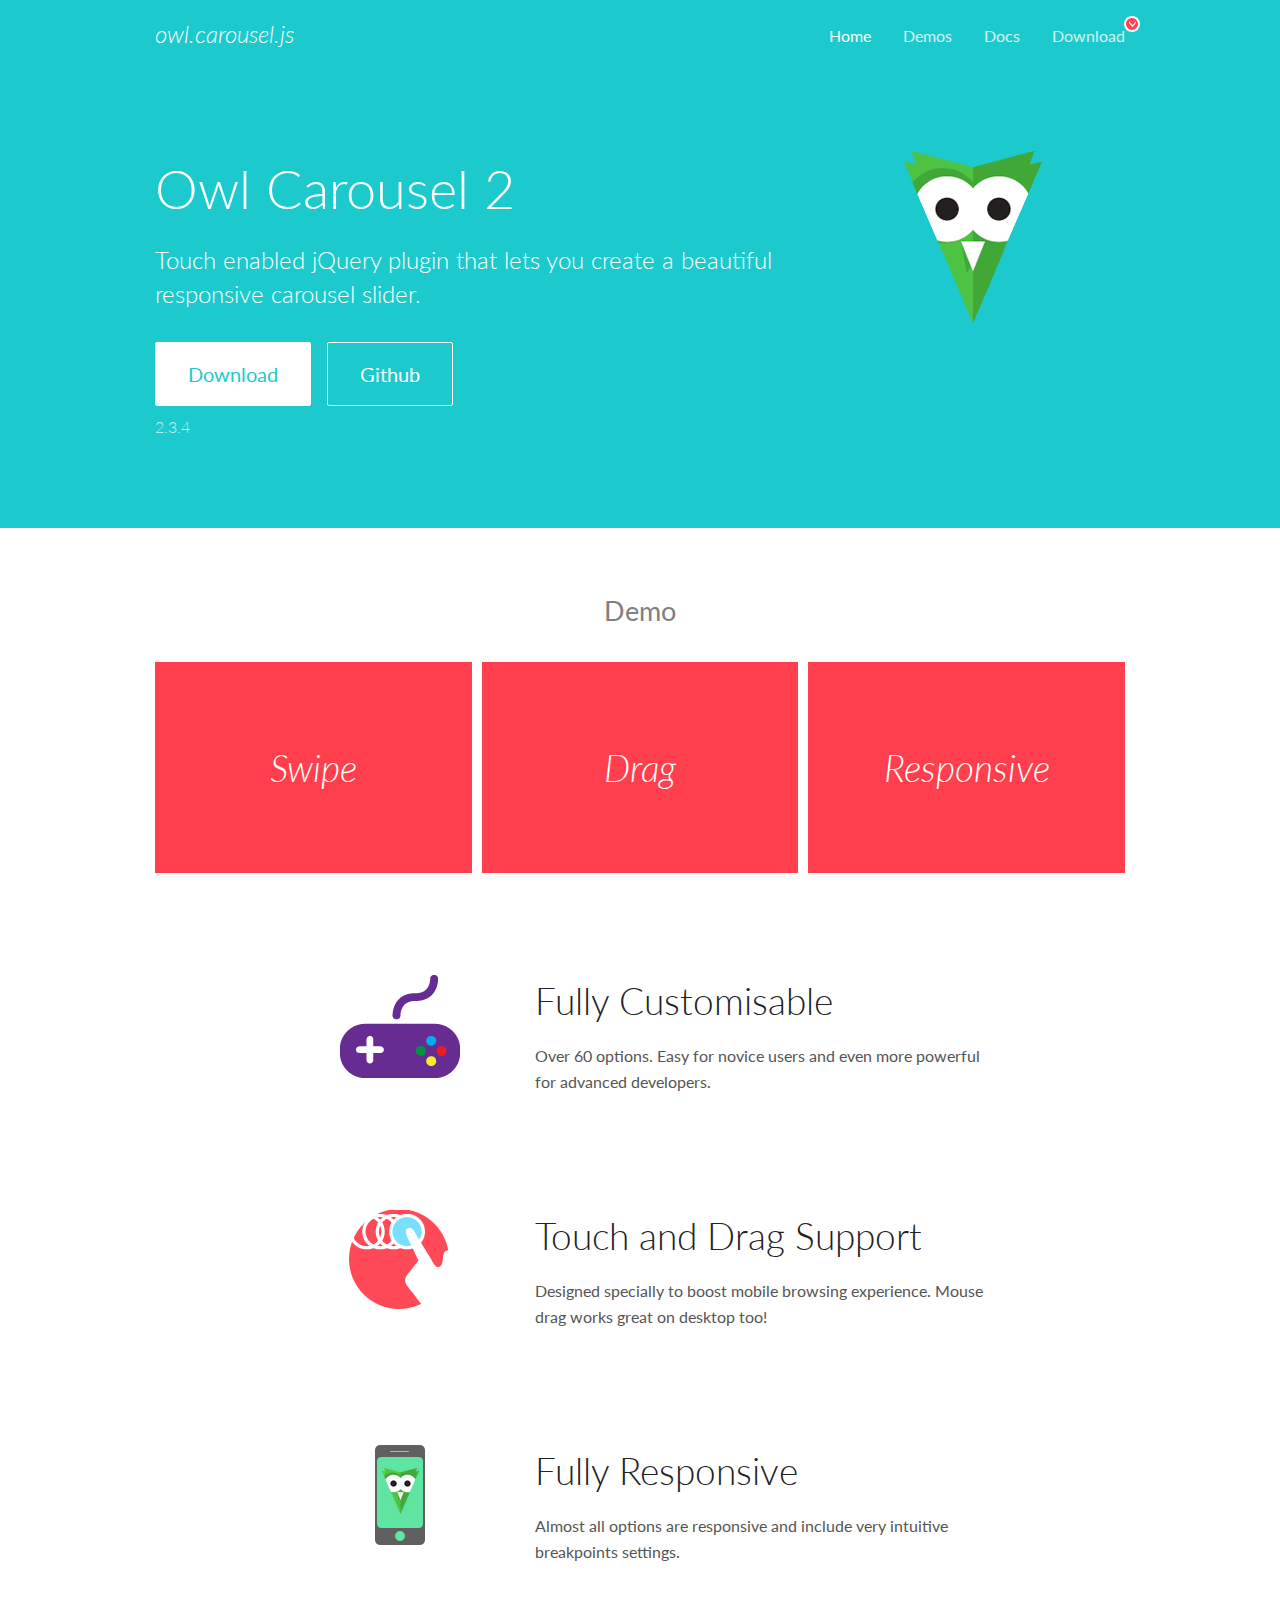
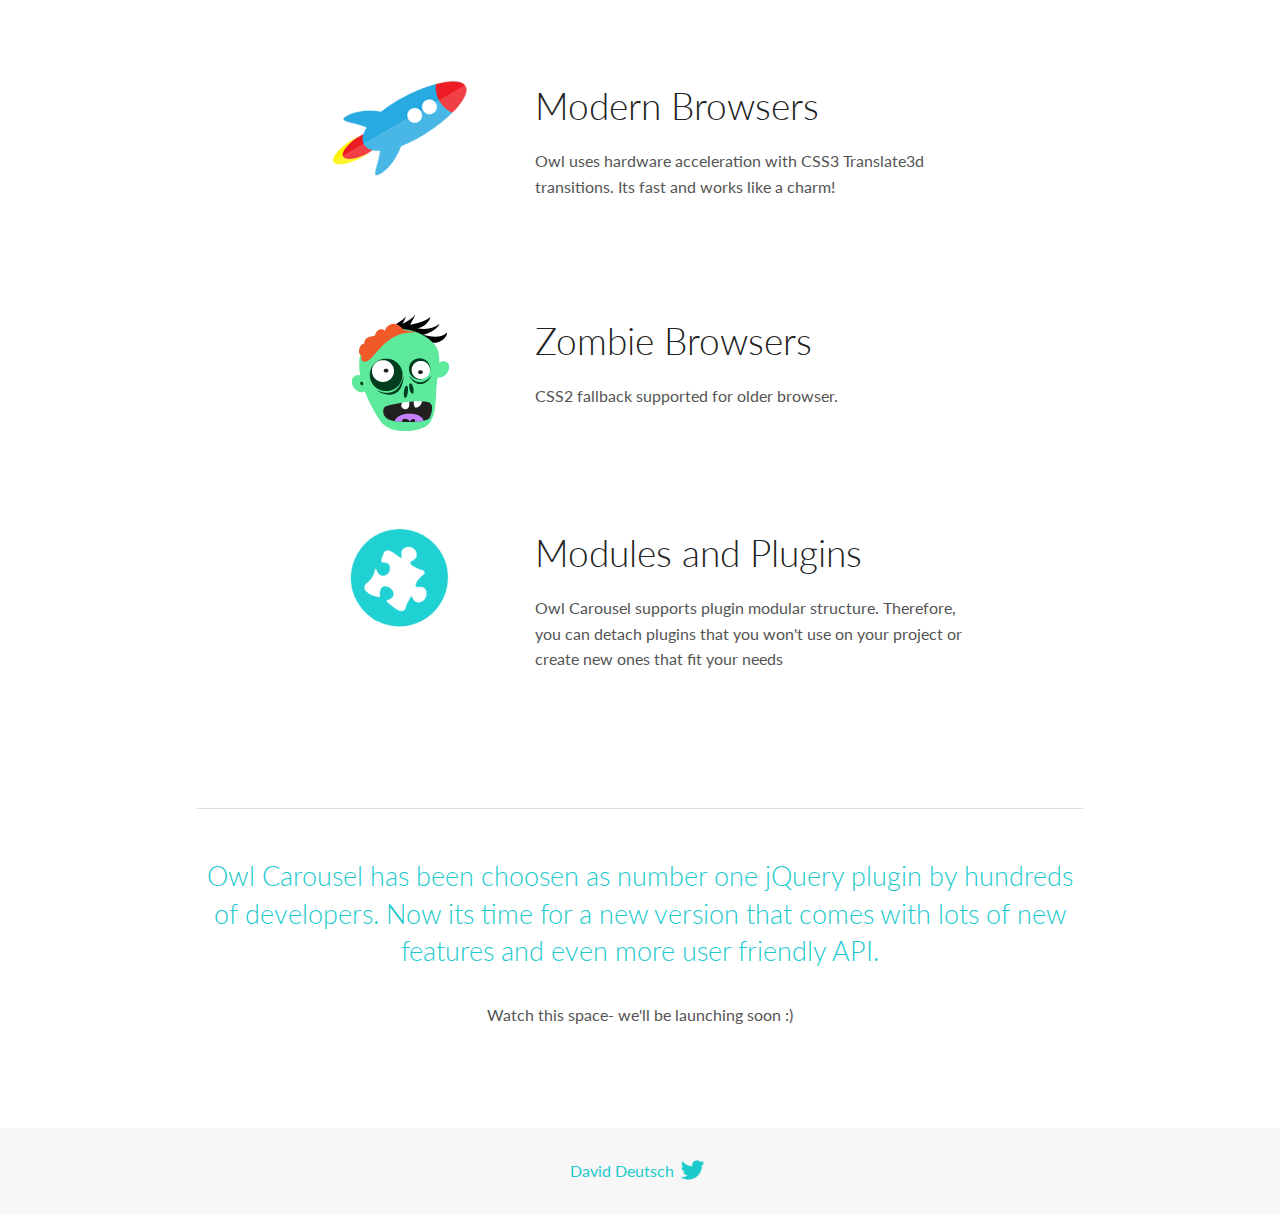
<file: NIOEH-UI/lib/OwlCarousel/docs/index.html>
<!DOCTYPE html>
<html lang="en">
  <head>

    <!-- head -->
    <meta charset="utf-8">
    <meta name="msapplication-tap-highlight" content="no" />
    <meta name="viewport" content="width=device-width, initial-scale=1.0" />
    <meta name="description" content="Touch enabled jQuery plugin that lets you create beautiful responsive carousel slider.">
    <meta name="author" content="David Deutsch">
    <title>
      Home | Owl Carousel | 2.3.4
    </title>

    <!-- Stylesheets -->
    <link href='https://fonts.googleapis.com/css?family=Lato:300,400,700,400italic,300italic' rel='stylesheet' type='text/css'>
    <link rel="stylesheet" href="assets/css/docs.theme.min.css">

    <!-- Owl Stylesheets -->
    <link rel="stylesheet" href="assets/owlcarousel/assets/owl.carousel.min.css">
    <link rel="stylesheet" href="assets/owlcarousel/assets/owl.theme.default.min.css">

    <!-- HTML5 shim and Respond.js IE8 support of HTML5 elements and media queries -->

    <!--[if lt IE 9]>
      <script src="https://oss.maxcdn.com/libs/html5shiv/3.7.0/html5shiv.js"></script>
      <script src="https://oss.maxcdn.com/libs/respond.js/1.3.0/respond.min.js"></script>
    <![endif]-->

    <!-- Favicons -->
    <link rel="apple-touch-icon-precomposed" sizes="144x144" href="assets/ico/apple-touch-icon-144-precomposed.png">
    <link rel="shortcut icon" href="assets/ico/favicon.png">
    <link rel="shortcut icon" href="favicon.ico">

    <!-- Yeah i know js should not be in header. Its required for demos.-->

    <!-- javascript -->
    <script src="assets/vendors/jquery.min.js"></script>
    <script src="assets/owlcarousel/owl.carousel.js"></script>
  </head>
  <body>

    <!-- header -->
    <header class="header">
      <div class="row">
        <div class="large-12 columns">
          <div class="brand left">
            <h3>
              <a href="/OwlCarousel2/">owl.carousel.js</a> 
            </h3>
          </div>
          <a id="toggle-nav" class="right">
            <span></span> <span></span> <span></span> 
          </a> 
          <div class="nav-bar">
            <ul class="clearfix">
              <li class="active">
                <a href="/OwlCarousel2/index.html">Home</a> 
              </li>
              <li> <a href="/OwlCarousel2/demos/demos.html">Demos</a>  </li>
              <li> <a href="/OwlCarousel2/docs/started-welcome.html">Docs</a>  </li>
              <li>
                <a href="https://github.com/OwlCarousel2/OwlCarousel2/archive/2.3.4.zip">Download</a> 
                <span class="download"></span> 
              </li>
            </ul>
          </div>
        </div>
      </div>
    </header>

    <!-- home panel -->
    <section id="hero">
      <div class="row">
        <div class="large-8 medium-8 columns">
          <h1>Owl Carousel 2</h1>
          <h4>Touch enabled jQuery plugin that lets you create a beautiful responsive carousel slider.</h4>
          <a href="https://github.com/OwlCarousel2/OwlCarousel2/archive/2.3.4.zip" class="hero-button">Download</a> 
          <a href="https://github.com/OwlCarousel2/OwlCarousel2" class="hero-button outline">Github</a> 
          <p>2.3.4</p>
        </div>
        <div class="large-4 medium-4 columns">
          <img class="owl-logo" src="assets/img/owl-logo.png" alt="mr. Owl">
        </div>
      </div>
    </section>

    <!-- body -->
    <div class="home-demo">
      <div class="row">
        <div class="large-12 columns">
          <h3>Demo</h3>
          <div class="owl-carousel">
            <div class="item">
              <h2>Swipe</h2>
            </div>
            <div class="item">
              <h2>Drag</h2>
            </div>
            <div class="item">
              <h2>Responsive</h2>
            </div>
            <div class="item">
              <h2>CSS3</h2>
            </div>
            <div class="item">
              <h2>Fast</h2>
            </div>
            <div class="item">
              <h2>Easy</h2>
            </div>
            <div class="item">
              <h2>Free</h2>
            </div>
            <div class="item">
              <h2>Upgradable</h2>
            </div>
            <div class="item">
              <h2>Tons of options</h2>
            </div>
            <div class="item">
              <h2>Infinity</h2>
            </div>
            <div class="item">
              <h2>Auto Width</h2>
            </div>
          </div>
        </div>
      </div>
    </div>
    <script>
      var owl = $('.owl-carousel');
      owl.owlCarousel({
        margin: 10,
        loop: true,
        responsive: {
          0: {
            items: 1
          },
          600: {
            items: 2
          },
          1000: {
            items: 3
          }
        }
      })
    </script>

    <!-- features -->
    <div id="features">
      <div class="row">
        <div class="small-12 medium-9 small-centered columns">
          <section class="row feature">
            <div class="medium-4 small-12 columns">
              <img src="assets/img/feature-options.png" alt="">
            </div>
            <div class="medium-8 small-12 columns">
              <h2>Fully Customisable</h2>
              <p>Over 60 options. Easy for novice users and even more powerful for advanced developers.</p>
            </div>
          </section>
          <section class="row feature">
            <div class="medium-4 small-12 columns">
              <img src="assets/img/feature-drag.png" alt="">
            </div>
            <div class="medium-8 small-12 columns">
              <h2>Touch and Drag Support</h2>
              <p>Designed specially to boost mobile browsing experience. Mouse drag works great on desktop too!</p>
            </div>
          </section>
          <section class="row feature">
            <div class="medium-4 small-12 columns">
              <img src="assets/img/feature-responsive.png" alt="">
            </div>
            <div class="medium-8 small-12 columns">
              <h2>Fully Responsive</h2>
              <p>Almost all options are responsive and include very intuitive breakpoints settings.</p>
            </div>
          </section>
          <section class="row feature">
            <div class="medium-4 small-12 columns">
              <img src="assets/img/feature-modern.png" alt="">
            </div>
            <div class="medium-8 small-12 columns">
              <h2>Modern Browsers</h2>
              <p>Owl uses hardware acceleration with CSS3 Translate3d transitions. Its fast and works like a charm! </p>
            </div>
          </section>
          <section class="row feature">
            <div class="medium-4 small-12 columns">
              <img src="assets/img/feature-zombie.png" alt="">
            </div>
            <div class="medium-8 small-12 columns">
              <h2>Zombie Browsers</h2>
              <p>CSS2 fallback supported for older browser.</p>
            </div>
          </section>
          <section class="row feature">
            <div class="medium-4 small-12 columns">
              <img src="assets/img/feature-module.png" alt="">
            </div>
            <div class="medium-8 small-12 columns">
              <h2>Modules and Plugins</h2>
              <p>Owl Carousel supports plugin modular structure. Therefore, you can detach plugins that you won&#x27;t use on your project or create new ones that fit your needs</p>
            </div>
          </section>
        </div>
      </div>
    </div>

    <!-- footer -->
    <section id="teaser-text">
      <div class="row">
        <div class="small-12 medium-11 small-centered columns">
          <hr>
          <h3 id="owl-carousel-has-been-choosen-as-number-one-jquery-plugin-by-hundreds-of-developers-now-its-time-for-a-new-version-that-comes-with-lots-of-new-features-and-even-more-user-friendly-api-">Owl Carousel has been choosen as number one jQuery plugin by hundreds of developers. Now its time for a new version that comes with lots of new features and even more user friendly API.</h3>
          <p>Watch this space- we&#39;ll be launching soon :)</p>
        </div>
      </div>
    </section>

    <!-- footer -->
    <footer class="footer">
      <div class="row">
        <div class="large-12 columns">
          <h5>
            <a href="/OwlCarousel2/docs/support-contact.html">David Deutsch</a> 
            <a id="custom-tweet-button" href="https://twitter.com/share?url=https://github.com/OwlCarousel2/OwlCarousel2&text=Owl Carousel - This is so awesome! " target="_blank"></a> 
          </h5>
        </div>
      </div>
    </footer>

    <!-- vendors -->
    <script src="assets/vendors/highlight.js"></script>
    <script src="assets/js/app.js"></script>
  </body>
</html>
</file>
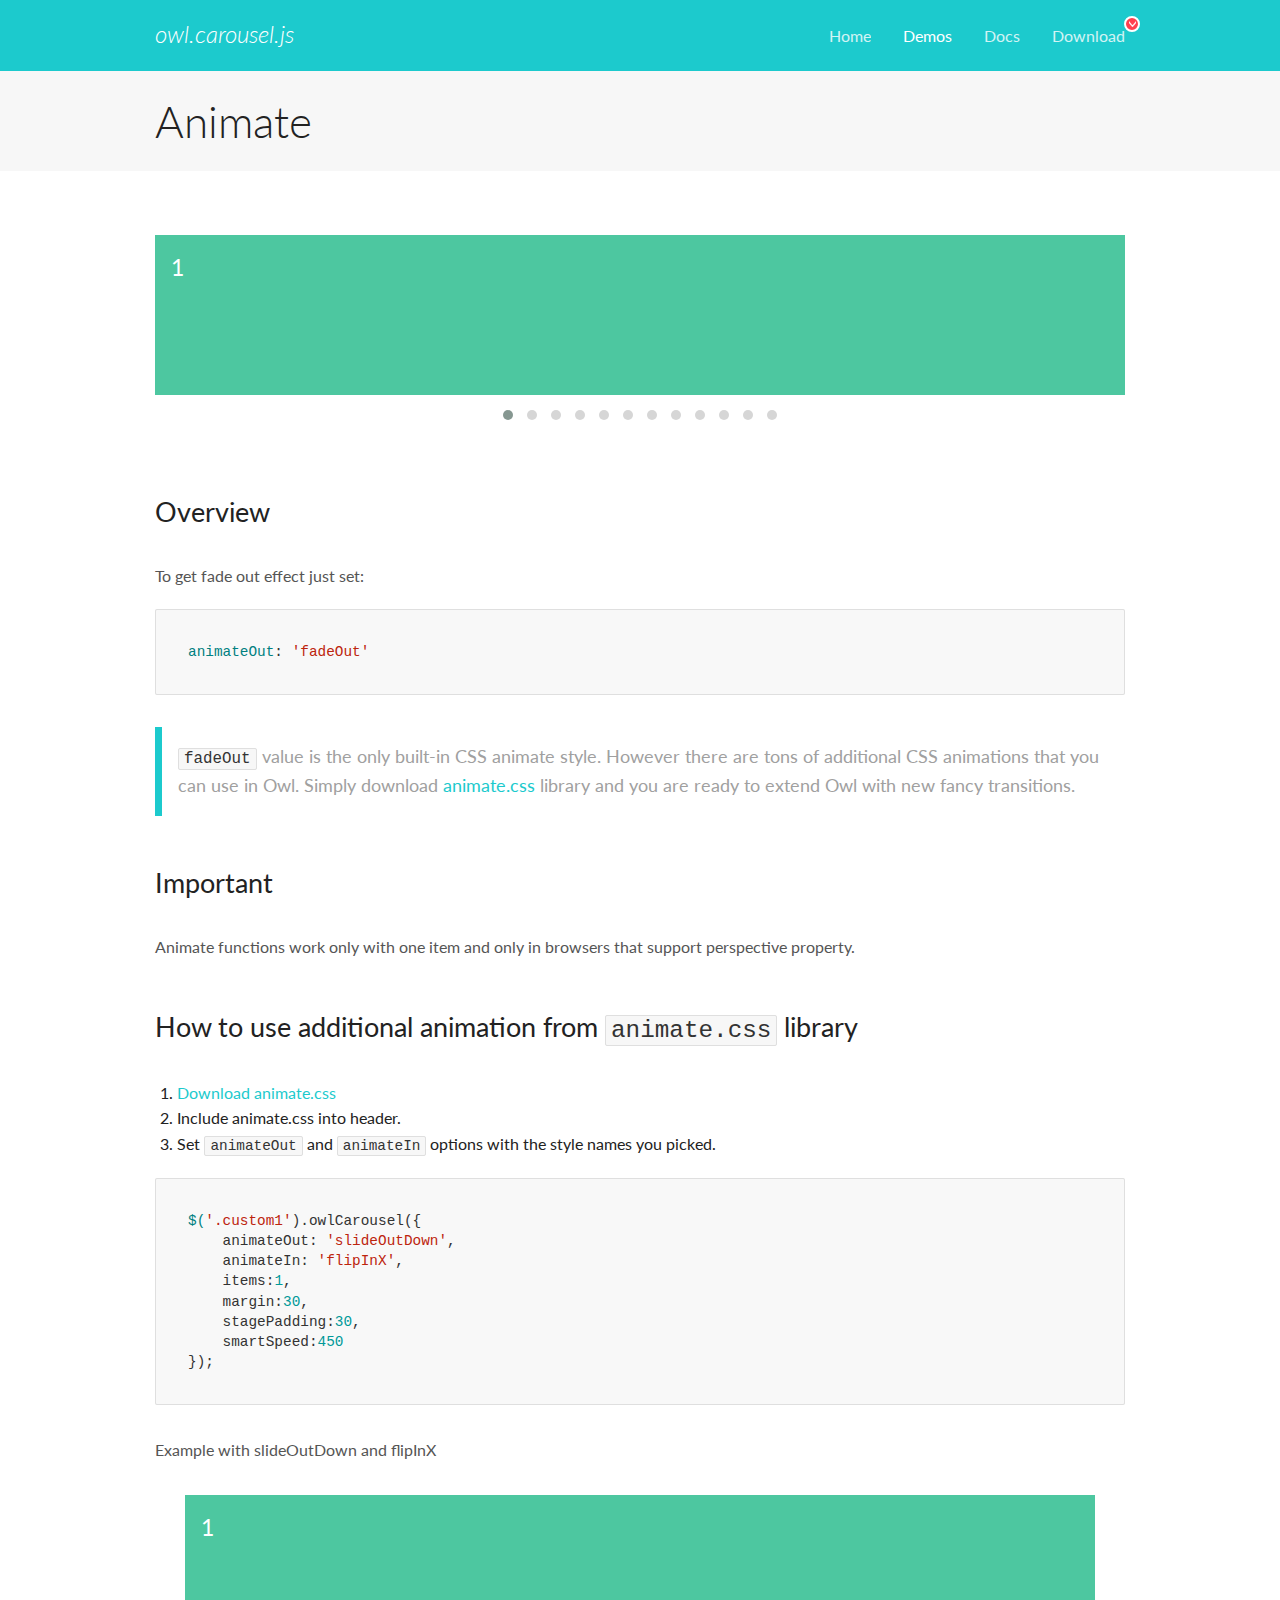
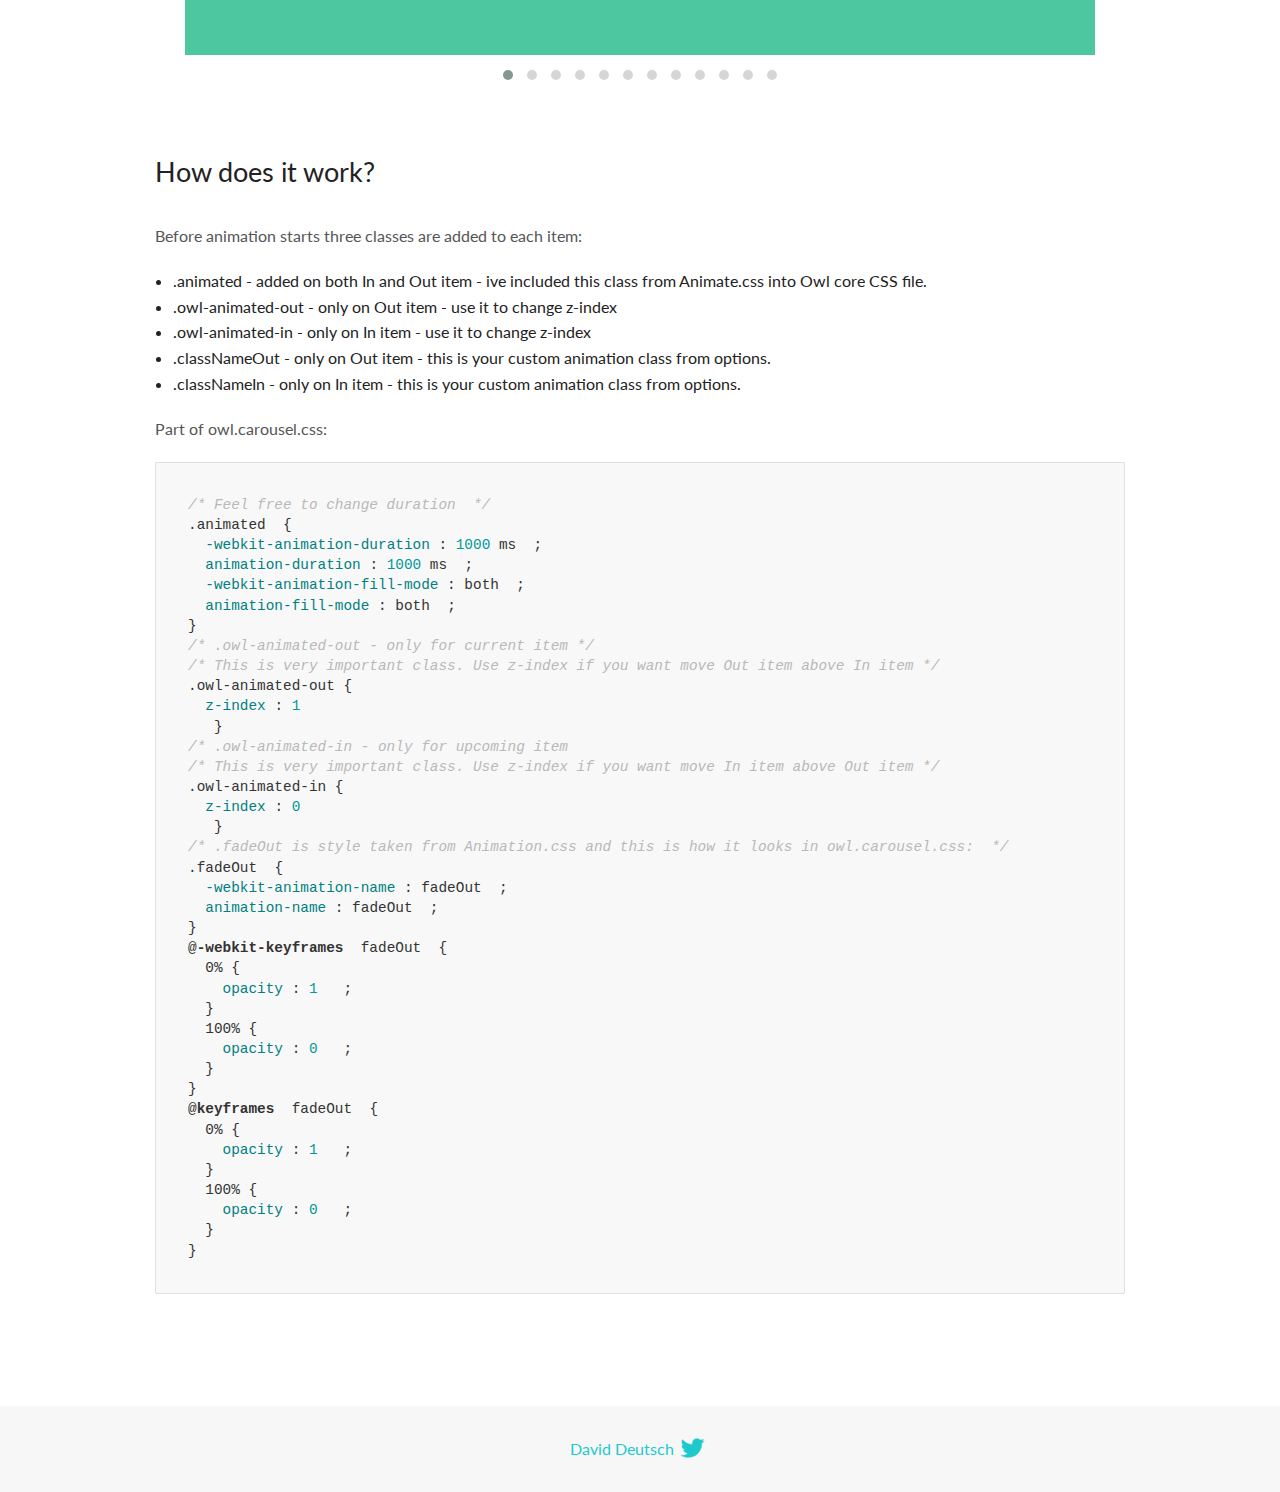
<file: NIOEH-UI/lib/OwlCarousel/docs/demos/animate.html>
<!DOCTYPE html>
<html lang="en">
  <head>

    <!-- head -->
    <meta charset="utf-8">
    <meta name="msapplication-tap-highlight" content="no" />
    <meta name="viewport" content="width=device-width, initial-scale=1.0" />
    <meta name="description" content="Animate carousel">
    <meta name="author" content="David Deutsch">
    <title>
      Animate Demo | Owl Carousel | 2.3.4
    </title>

    <!-- Stylesheets -->
    <link href='https://fonts.googleapis.com/css?family=Lato:300,400,700,400italic,300italic' rel='stylesheet' type='text/css'>
    <link rel="stylesheet" href="../assets/css/docs.theme.min.css">

    <!-- Owl Stylesheets -->
    <link rel="stylesheet" href="../assets/owlcarousel/assets/owl.carousel.min.css">
    <link rel="stylesheet" href="../assets/owlcarousel/assets/owl.theme.default.min.css">

    <!-- HTML5 shim and Respond.js IE8 support of HTML5 elements and media queries -->

    <!--[if lt IE 9]>
      <script src="https://oss.maxcdn.com/libs/html5shiv/3.7.0/html5shiv.js"></script>
      <script src="https://oss.maxcdn.com/libs/respond.js/1.3.0/respond.min.js"></script>
    <![endif]-->

    <!-- Favicons -->
    <link rel="apple-touch-icon-precomposed" sizes="144x144" href="../assets/ico/apple-touch-icon-144-precomposed.png">
    <link rel="shortcut icon" href="../assets/ico/favicon.png">
    <link rel="shortcut icon" href="favicon.ico">

    <!-- Yeah i know js should not be in header. Its required for demos.-->

    <!-- javascript -->
    <script src="../assets/vendors/jquery.min.js"></script>
    <script src="../assets/owlcarousel/owl.carousel.js"></script>
  </head>
  <body>

    <!-- header -->
    <header class="header">
      <div class="row">
        <div class="large-12 columns">
          <div class="brand left">
            <h3>
              <a href="/OwlCarousel2/">owl.carousel.js</a> 
            </h3>
          </div>
          <a id="toggle-nav" class="right">
            <span></span> <span></span> <span></span> 
          </a> 
          <div class="nav-bar">
            <ul class="clearfix">
              <li> <a href="/OwlCarousel2/index.html">Home</a>  </li>
              <li class="active">
                <a href="/OwlCarousel2/demos/demos.html">Demos</a> 
              </li>
              <li> <a href="/OwlCarousel2/docs/started-welcome.html">Docs</a>  </li>
              <li>
                <a href="https://github.com/OwlCarousel2/OwlCarousel2/archive/2.3.4.zip">Download</a> 
                <span class="download"></span> 
              </li>
            </ul>
          </div>
        </div>
      </div>
    </header>

    <!-- title -->
    <section class="title">
      <div class="row">
        <div class="large-12 columns">
          <h1>Animate</h1>
        </div>
      </div>
    </section>

    <!--  Demos -->
    <section id="demos">
      <div class="row">
        <div class="large-12 columns">
          <div class="fadeOut owl-carousel owl-theme">
            <div class="item">
              <h4>1</h4>
            </div>
            <div class="item">
              <h4>2</h4>
            </div>
            <div class="item">
              <h4>3</h4>
            </div>
            <div class="item">
              <h4>4</h4>
            </div>
            <div class="item">
              <h4>5</h4>
            </div>
            <div class="item">
              <h4>6</h4>
            </div>
            <div class="item">
              <h4>7</h4>
            </div>
            <div class="item">
              <h4>8</h4>
            </div>
            <div class="item">
              <h4>9</h4>
            </div>
            <div class="item">
              <h4>10</h4>
            </div>
            <div class="item">
              <h4>11</h4>
            </div>
            <div class="item">
              <h4>12</h4>
            </div>
          </div>
          <h3 id="overview">Overview</h3>
          <p>To get fade out effect just set:</p>
          <pre><code>animateOut: &#39;fadeOut&#39;</code></pre>
          <blockquote>
            <p><code>fadeOut</code> value is the only built-in CSS animate style. However there are tons of additional CSS animations that you can use in Owl. Simply download
              <a href="https://daneden.github.io/animate.css/">animate.css</a>  library and you are ready to extend Owl with new fancy transitions.</p>
          </blockquote>
          <h3 id="important">Important</h3>
          <p>Animate functions work only with one item and only in browsers that support perspective property.</p>
          <h3 id="how-to-use-additional-animation-from-animate-css-library">How to use additional animation from <code>animate.css</code> library</h3>
          <ol>
            <li> <a href="https://daneden.github.io/animate.css/">Download animate.css</a>  </li>
            <li>Include animate.css into header.</li>
            <li>Set <code>animateOut</code> and <code>animateIn</code> options with the style names you picked.</li>
          </ol>
          <pre><code>$(&#39;.custom1&#39;).owlCarousel({
    animateOut: &#39;slideOutDown&#39;,
    animateIn: &#39;flipInX&#39;,
    items:1,
    margin:30,
    stagePadding:30,
    smartSpeed:450
});</code></pre>
          <p>Example with slideOutDown and flipInX</p>
          <div class="custom1 owl-carousel owl-theme">
            <div class="item">
              <h4>1</h4>
            </div>
            <div class="item">
              <h4>2</h4>
            </div>
            <div class="item">
              <h4>3</h4>
            </div>
            <div class="item">
              <h4>4</h4>
            </div>
            <div class="item">
              <h4>5</h4>
            </div>
            <div class="item">
              <h4>6</h4>
            </div>
            <div class="item">
              <h4>7</h4>
            </div>
            <div class="item">
              <h4>8</h4>
            </div>
            <div class="item">
              <h4>9</h4>
            </div>
            <div class="item">
              <h4>10</h4>
            </div>
            <div class="item">
              <h4>11</h4>
            </div>
            <div class="item">
              <h4>12</h4>
            </div>
          </div>
          <h3 id="how-does-it-work-">How does it work?</h3>
          <p>Before animation starts three classes are added to each item:</p>
          <ul>
            <li>.animated - added on both In and Out item - ive included this class from Animate.css into Owl core CSS file.</li>
            <li>.owl-animated-out - only on Out item - use it to change z-index</li>
            <li>.owl-animated-in - only on In item - use it to change z-index</li>
            <li>.classNameOut - only on Out item - this is your custom animation class from options.</li>
            <li>.classNameIn - only on In item - this is your custom animation class from options.</li>
          </ul>
          <p>Part of owl.carousel.css:</p>
          <pre><code class="language-css"><span class="comment">/* Feel free to change duration  */</span> 
<span class="class">.animated</span>  <span class="rules">{
  <span class="rule"><span class="attribute">-webkit-animation-duration</span> :<span class="value"> <span class="number">1000</span> ms</span> </span> ;
  <span class="rule"><span class="attribute">animation-duration</span> :<span class="value"> <span class="number">1000</span> ms</span> </span> ;
  <span class="rule"><span class="attribute">-webkit-animation-fill-mode</span> :<span class="value"> both</span> </span> ;
  <span class="rule"><span class="attribute">animation-fill-mode</span> :<span class="value"> both</span> </span> ;
<span class="rule">}</span> </span> 
<span class="comment">/* .owl-animated-out - only for current item */</span> 
<span class="comment">/* This is very important class. Use z-index if you want move Out item above In item */</span> 
<span class="class">.owl-animated-out</span> <span class="rules">{
  <span class="rule"><span class="attribute">z-index</span> :<span class="value"> <span class="number">1</span> 
</span> </span> </span> }
<span class="comment">/* .owl-animated-in - only for upcoming item
/* This is very important class. Use z-index if you want move In item above Out item */</span> 
<span class="class">.owl-animated-in</span> <span class="rules">{
  <span class="rule"><span class="attribute">z-index</span> :<span class="value"> <span class="number">0</span> 
</span> </span> </span> }
<span class="comment">/* .fadeOut is style taken from Animation.css and this is how it looks in owl.carousel.css:  */</span> 
<span class="class">.fadeOut</span>  <span class="rules">{
  <span class="rule"><span class="attribute">-webkit-animation-name</span> :<span class="value"> fadeOut</span> </span> ;
  <span class="rule"><span class="attribute">animation-name</span> :<span class="value"> fadeOut</span> </span> ;
<span class="rule">}</span> </span> 
<span class="at_rule">@<span class="keyword">-webkit-keyframes</span>  fadeOut </span> {
  0% <span class="rules">{
    <span class="rule"><span class="attribute">opacity</span> :<span class="value"> <span class="number">1</span> </span> </span> ;
  <span class="rule">}</span> </span> 
  100% <span class="rules">{
    <span class="rule"><span class="attribute">opacity</span> :<span class="value"> <span class="number">0</span> </span> </span> ;
  <span class="rule">}</span> </span> 
}
<span class="at_rule">@<span class="keyword">keyframes</span>  fadeOut </span> {
  0% <span class="rules">{
    <span class="rule"><span class="attribute">opacity</span> :<span class="value"> <span class="number">1</span> </span> </span> ;
  <span class="rule">}</span> </span> 
  100% <span class="rules">{
    <span class="rule"><span class="attribute">opacity</span> :<span class="value"> <span class="number">0</span> </span> </span> ;
  <span class="rule">}</span> </span> 
}</code></pre>
          <link rel="stylesheet" href="../assets/css/animate.css">
          <script>
            jQuery(document).ready(function($) {
              $('.fadeOut').owlCarousel({
                items: 1,
                animateOut: 'fadeOut',
                loop: true,
                margin: 10,
              });
              $('.custom1').owlCarousel({
                animateOut: 'slideOutDown',
                animateIn: 'flipInX',
                items: 1,
                margin: 30,
                stagePadding: 30,
                smartSpeed: 450
              });
            });
          </script>
        </div>
      </div>
    </section>

    <!-- footer -->
    <footer class="footer">
      <div class="row">
        <div class="large-12 columns">
          <h5>
            <a href="/OwlCarousel2/docs/support-contact.html">David Deutsch</a> 
            <a id="custom-tweet-button" href="https://twitter.com/share?url=https://github.com/OwlCarousel2/OwlCarousel2&text=Owl Carousel - This is so awesome! " target="_blank"></a> 
          </h5>
        </div>
      </div>
    </footer>

    <!-- vendors -->
    <script src="../assets/vendors/highlight.js"></script>
    <script src="../assets/js/app.js"></script>
  </body>
</html>
</file>
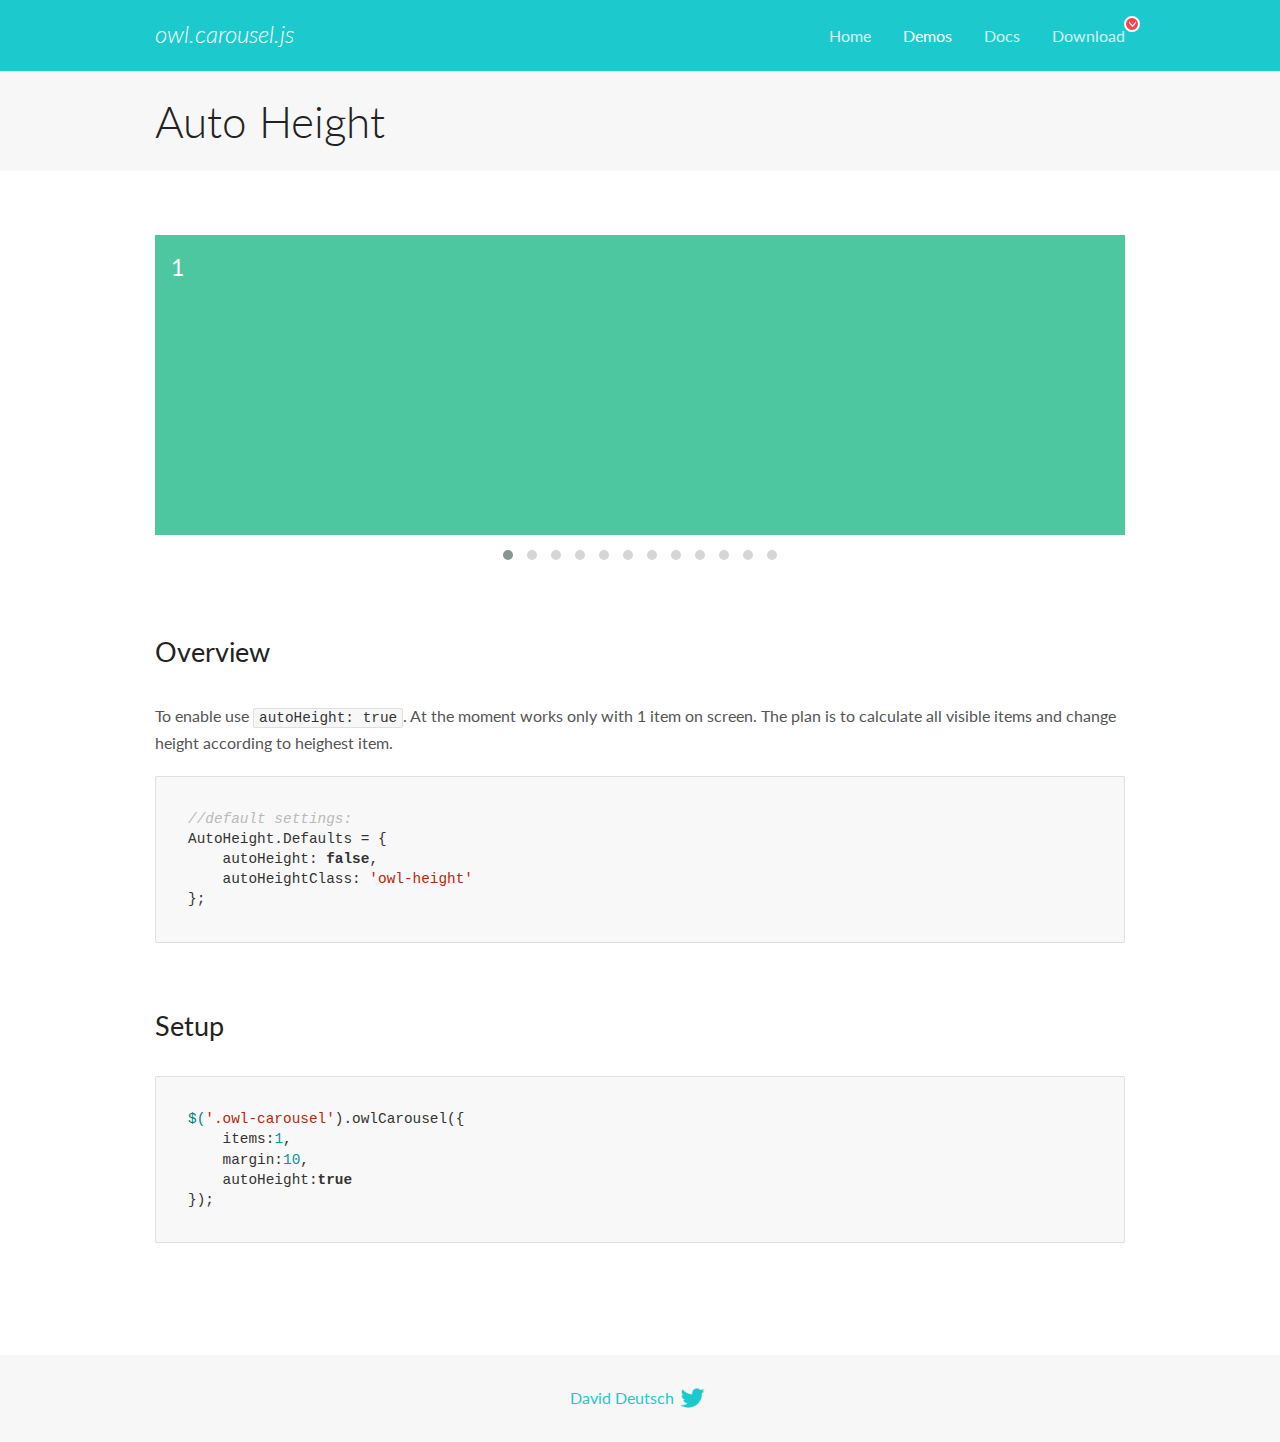
<file: NIOEH-UI/lib/OwlCarousel/docs/demos/autoheight.html>
<!DOCTYPE html>
<html lang="en">
  <head>

    <!-- head -->
    <meta charset="utf-8">
    <meta name="msapplication-tap-highlight" content="no" />
    <meta name="viewport" content="width=device-width, initial-scale=1.0" />
    <meta name="description" content="autoHeight usage demo">
    <meta name="author" content="David Deutsch">
    <title>
      Auto Height Demo | Owl Carousel | 2.3.4
    </title>

    <!-- Stylesheets -->
    <link href='https://fonts.googleapis.com/css?family=Lato:300,400,700,400italic,300italic' rel='stylesheet' type='text/css'>
    <link rel="stylesheet" href="../assets/css/docs.theme.min.css">

    <!-- Owl Stylesheets -->
    <link rel="stylesheet" href="../assets/owlcarousel/assets/owl.carousel.min.css">
    <link rel="stylesheet" href="../assets/owlcarousel/assets/owl.theme.default.min.css">

    <!-- HTML5 shim and Respond.js IE8 support of HTML5 elements and media queries -->

    <!--[if lt IE 9]>
      <script src="https://oss.maxcdn.com/libs/html5shiv/3.7.0/html5shiv.js"></script>
      <script src="https://oss.maxcdn.com/libs/respond.js/1.3.0/respond.min.js"></script>
    <![endif]-->

    <!-- Favicons -->
    <link rel="apple-touch-icon-precomposed" sizes="144x144" href="../assets/ico/apple-touch-icon-144-precomposed.png">
    <link rel="shortcut icon" href="../assets/ico/favicon.png">
    <link rel="shortcut icon" href="favicon.ico">

    <!-- Yeah i know js should not be in header. Its required for demos.-->

    <!-- javascript -->
    <script src="../assets/vendors/jquery.min.js"></script>
    <script src="../assets/owlcarousel/owl.carousel.js"></script>
  </head>
  <body>

    <!-- header -->
    <header class="header">
      <div class="row">
        <div class="large-12 columns">
          <div class="brand left">
            <h3>
              <a href="/OwlCarousel2/">owl.carousel.js</a> 
            </h3>
          </div>
          <a id="toggle-nav" class="right">
            <span></span> <span></span> <span></span> 
          </a> 
          <div class="nav-bar">
            <ul class="clearfix">
              <li> <a href="/OwlCarousel2/index.html">Home</a>  </li>
              <li class="active">
                <a href="/OwlCarousel2/demos/demos.html">Demos</a> 
              </li>
              <li> <a href="/OwlCarousel2/docs/started-welcome.html">Docs</a>  </li>
              <li>
                <a href="https://github.com/OwlCarousel2/OwlCarousel2/archive/2.3.4.zip">Download</a> 
                <span class="download"></span> 
              </li>
            </ul>
          </div>
        </div>
      </div>
    </header>

    <!-- title -->
    <section class="title">
      <div class="row">
        <div class="large-12 columns">
          <h1>Auto Height</h1>
        </div>
      </div>
    </section>

    <!--  Demos -->
    <section id="demos">
      <div class="row">
        <div class="large-12 columns">
          <div class="owl-carousel owl-theme">
            <div class="item" style="height:300px">
              <h4>1</h4>
            </div>
            <div class="item" style="height:100px">
              <h4>2</h4>
            </div>
            <div class="item" style="height:500px">
              <h4>3</h4>
            </div>
            <div class="item" style="height:250px">
              <h4>4</h4>
            </div>
            <div class="item" style="height:400px">
              <h4>5</h4>
            </div>
            <div class="item" style="height:500px">
              <h4>6</h4>
            </div>
            <div class="item" style="height:600px">
              <h4>7</h4>
            </div>
            <div class="item" style="height:400px">
              <h4>8</h4>
            </div>
            <div class="item" style="height:300px">
              <h4>9</h4>
            </div>
            <div class="item" style="height:350px">
              <h4>10</h4>
            </div>
            <div class="item" style="height:200px">
              <h4>11</h4>
            </div>
            <div class="item" style="height:150px">
              <h4>12</h4>
            </div>
          </div>
          <h3 id="overview">Overview</h3>
          <p>To enable use <code>autoHeight: true</code>. At the moment works only with 1 item on screen. The plan is to calculate all visible items and change height according to heighest item.</p>
          <pre><code>//default settings:
AutoHeight.Defaults = {
    autoHeight: false,
    autoHeightClass: &#39;owl-height&#39;
};</code></pre>
          <h3 id="setup">Setup</h3>
          <pre><code>$(&#39;.owl-carousel&#39;).owlCarousel({
    items:1,
    margin:10,
    autoHeight:true
});</code></pre>
          <script>
            $(document).ready(function() {
              $('.owl-carousel').owlCarousel({
                items: 1,
                margin: 10,
                autoHeight: true
              });
            })
          </script>
        </div>
      </div>
    </section>

    <!-- footer -->
    <footer class="footer">
      <div class="row">
        <div class="large-12 columns">
          <h5>
            <a href="/OwlCarousel2/docs/support-contact.html">David Deutsch</a> 
            <a id="custom-tweet-button" href="https://twitter.com/share?url=https://github.com/OwlCarousel2/OwlCarousel2&text=Owl Carousel - This is so awesome! " target="_blank"></a> 
          </h5>
        </div>
      </div>
    </footer>

    <!-- vendors -->
    <script src="../assets/vendors/highlight.js"></script>
    <script src="../assets/js/app.js"></script>
  </body>
</html>
</file>
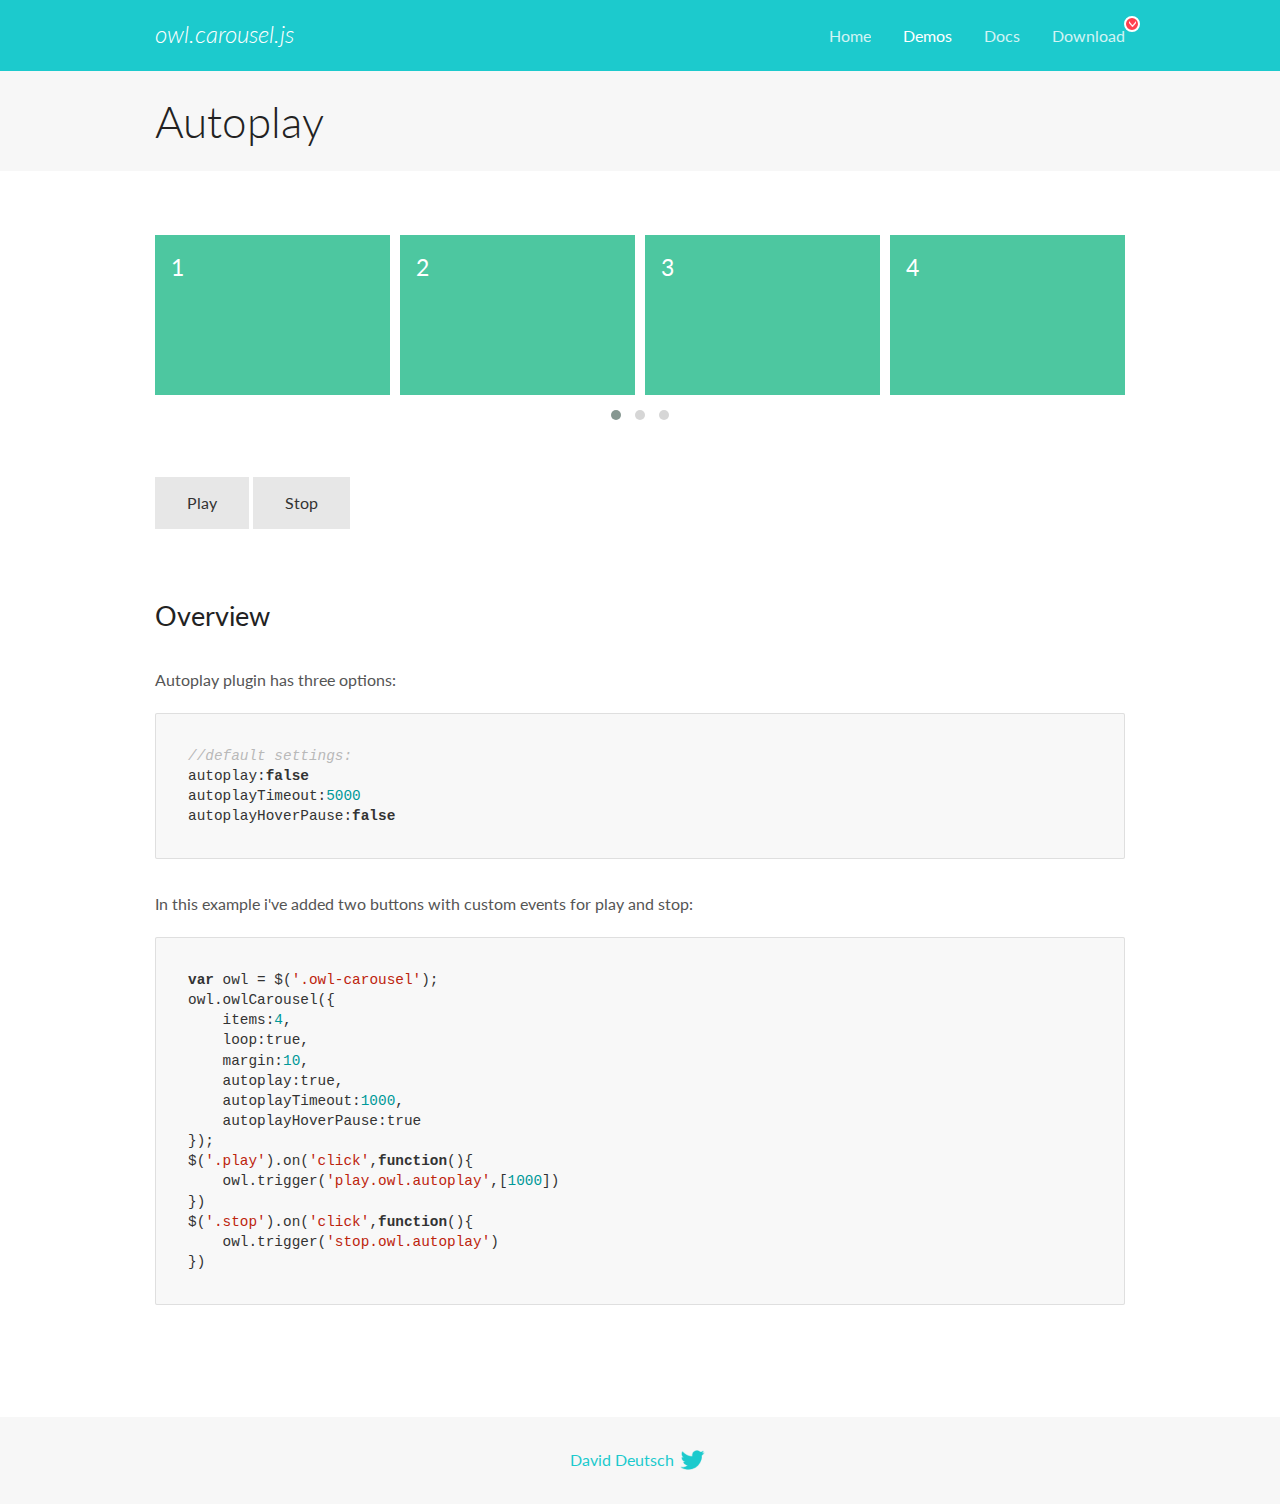
<file: NIOEH-UI/lib/OwlCarousel/docs/demos/autoplay.html>
<!DOCTYPE html>
<html lang="en">
  <head>

    <!-- head -->
    <meta charset="utf-8">
    <meta name="msapplication-tap-highlight" content="no" />
    <meta name="viewport" content="width=device-width, initial-scale=1.0" />
    <meta name="description" content="Autoplay usage demo">
    <meta name="author" content="David Deutsch">
    <title>
      Autoplay Demo | Owl Carousel | 2.3.4
    </title>

    <!-- Stylesheets -->
    <link href='https://fonts.googleapis.com/css?family=Lato:300,400,700,400italic,300italic' rel='stylesheet' type='text/css'>
    <link rel="stylesheet" href="../assets/css/docs.theme.min.css">

    <!-- Owl Stylesheets -->
    <link rel="stylesheet" href="../assets/owlcarousel/assets/owl.carousel.min.css">
    <link rel="stylesheet" href="../assets/owlcarousel/assets/owl.theme.default.min.css">

    <!-- HTML5 shim and Respond.js IE8 support of HTML5 elements and media queries -->

    <!--[if lt IE 9]>
      <script src="https://oss.maxcdn.com/libs/html5shiv/3.7.0/html5shiv.js"></script>
      <script src="https://oss.maxcdn.com/libs/respond.js/1.3.0/respond.min.js"></script>
    <![endif]-->

    <!-- Favicons -->
    <link rel="apple-touch-icon-precomposed" sizes="144x144" href="../assets/ico/apple-touch-icon-144-precomposed.png">
    <link rel="shortcut icon" href="../assets/ico/favicon.png">
    <link rel="shortcut icon" href="favicon.ico">

    <!-- Yeah i know js should not be in header. Its required for demos.-->

    <!-- javascript -->
    <script src="../assets/vendors/jquery.min.js"></script>
    <script src="../assets/owlcarousel/owl.carousel.js"></script>
  </head>
  <body>

    <!-- header -->
    <header class="header">
      <div class="row">
        <div class="large-12 columns">
          <div class="brand left">
            <h3>
              <a href="/OwlCarousel2/">owl.carousel.js</a> 
            </h3>
          </div>
          <a id="toggle-nav" class="right">
            <span></span> <span></span> <span></span> 
          </a> 
          <div class="nav-bar">
            <ul class="clearfix">
              <li> <a href="/OwlCarousel2/index.html">Home</a>  </li>
              <li class="active">
                <a href="/OwlCarousel2/demos/demos.html">Demos</a> 
              </li>
              <li> <a href="/OwlCarousel2/docs/started-welcome.html">Docs</a>  </li>
              <li>
                <a href="https://github.com/OwlCarousel2/OwlCarousel2/archive/2.3.4.zip">Download</a> 
                <span class="download"></span> 
              </li>
            </ul>
          </div>
        </div>
      </div>
    </header>

    <!-- title -->
    <section class="title">
      <div class="row">
        <div class="large-12 columns">
          <h1>Autoplay</h1>
        </div>
      </div>
    </section>

    <!--  Demos -->
    <section id="demos">
      <div class="row">
        <div class="large-12 columns">
          <div class="owl-carousel owl-theme">
            <div class="item">
              <h4>1</h4>
            </div>
            <div class="item">
              <h4>2</h4>
            </div>
            <div class="item">
              <h4>3</h4>
            </div>
            <div class="item">
              <h4>4</h4>
            </div>
            <div class="item">
              <h4>5</h4>
            </div>
            <div class="item">
              <h4>6</h4>
            </div>
            <div class="item">
              <h4>7</h4>
            </div>
            <div class="item">
              <h4>8</h4>
            </div>
            <div class="item">
              <h4>9</h4>
            </div>
            <div class="item">
              <h4>10</h4>
            </div>
            <div class="item">
              <h4>11</h4>
            </div>
            <div class="item">
              <h4>12</h4>
            </div>
          </div>
          <a class="button secondary play">Play</a> 
          <a class="button secondary stop">Stop</a> 
          <h3 id="overview">Overview</h3>
          <p>Autoplay plugin has three options:</p>
          <pre><code>//default settings:
autoplay:false
autoplayTimeout:5000
autoplayHoverPause:false</code></pre>
          <p>In this example i&#39;ve added two buttons with custom events for play and stop:</p>
          <pre><code>var owl = $(&#39;.owl-carousel&#39;);
owl.owlCarousel({
    items:4,
    loop:true,
    margin:10,
    autoplay:true,
    autoplayTimeout:1000,
    autoplayHoverPause:true
});
$(&#39;.play&#39;).on(&#39;click&#39;,function(){
    owl.trigger(&#39;play.owl.autoplay&#39;,[1000])
})
$(&#39;.stop&#39;).on(&#39;click&#39;,function(){
    owl.trigger(&#39;stop.owl.autoplay&#39;)
})</code></pre>
          <script>
            $(document).ready(function() {
              var owl = $('.owl-carousel');
              owl.owlCarousel({
                items: 4,
                loop: true,
                margin: 10,
                autoplay: true,
                autoplayTimeout: 1000,
                autoplayHoverPause: true
              });
              $('.play').on('click', function() {
                owl.trigger('play.owl.autoplay', [1000])
              })
              $('.stop').on('click', function() {
                owl.trigger('stop.owl.autoplay')
              })
            })
          </script>
        </div>
      </div>
    </section>

    <!-- footer -->
    <footer class="footer">
      <div class="row">
        <div class="large-12 columns">
          <h5>
            <a href="/OwlCarousel2/docs/support-contact.html">David Deutsch</a> 
            <a id="custom-tweet-button" href="https://twitter.com/share?url=https://github.com/OwlCarousel2/OwlCarousel2&text=Owl Carousel - This is so awesome! " target="_blank"></a> 
          </h5>
        </div>
      </div>
    </footer>

    <!-- vendors -->
    <script src="../assets/vendors/highlight.js"></script>
    <script src="../assets/js/app.js"></script>
  </body>
</html>
</file>
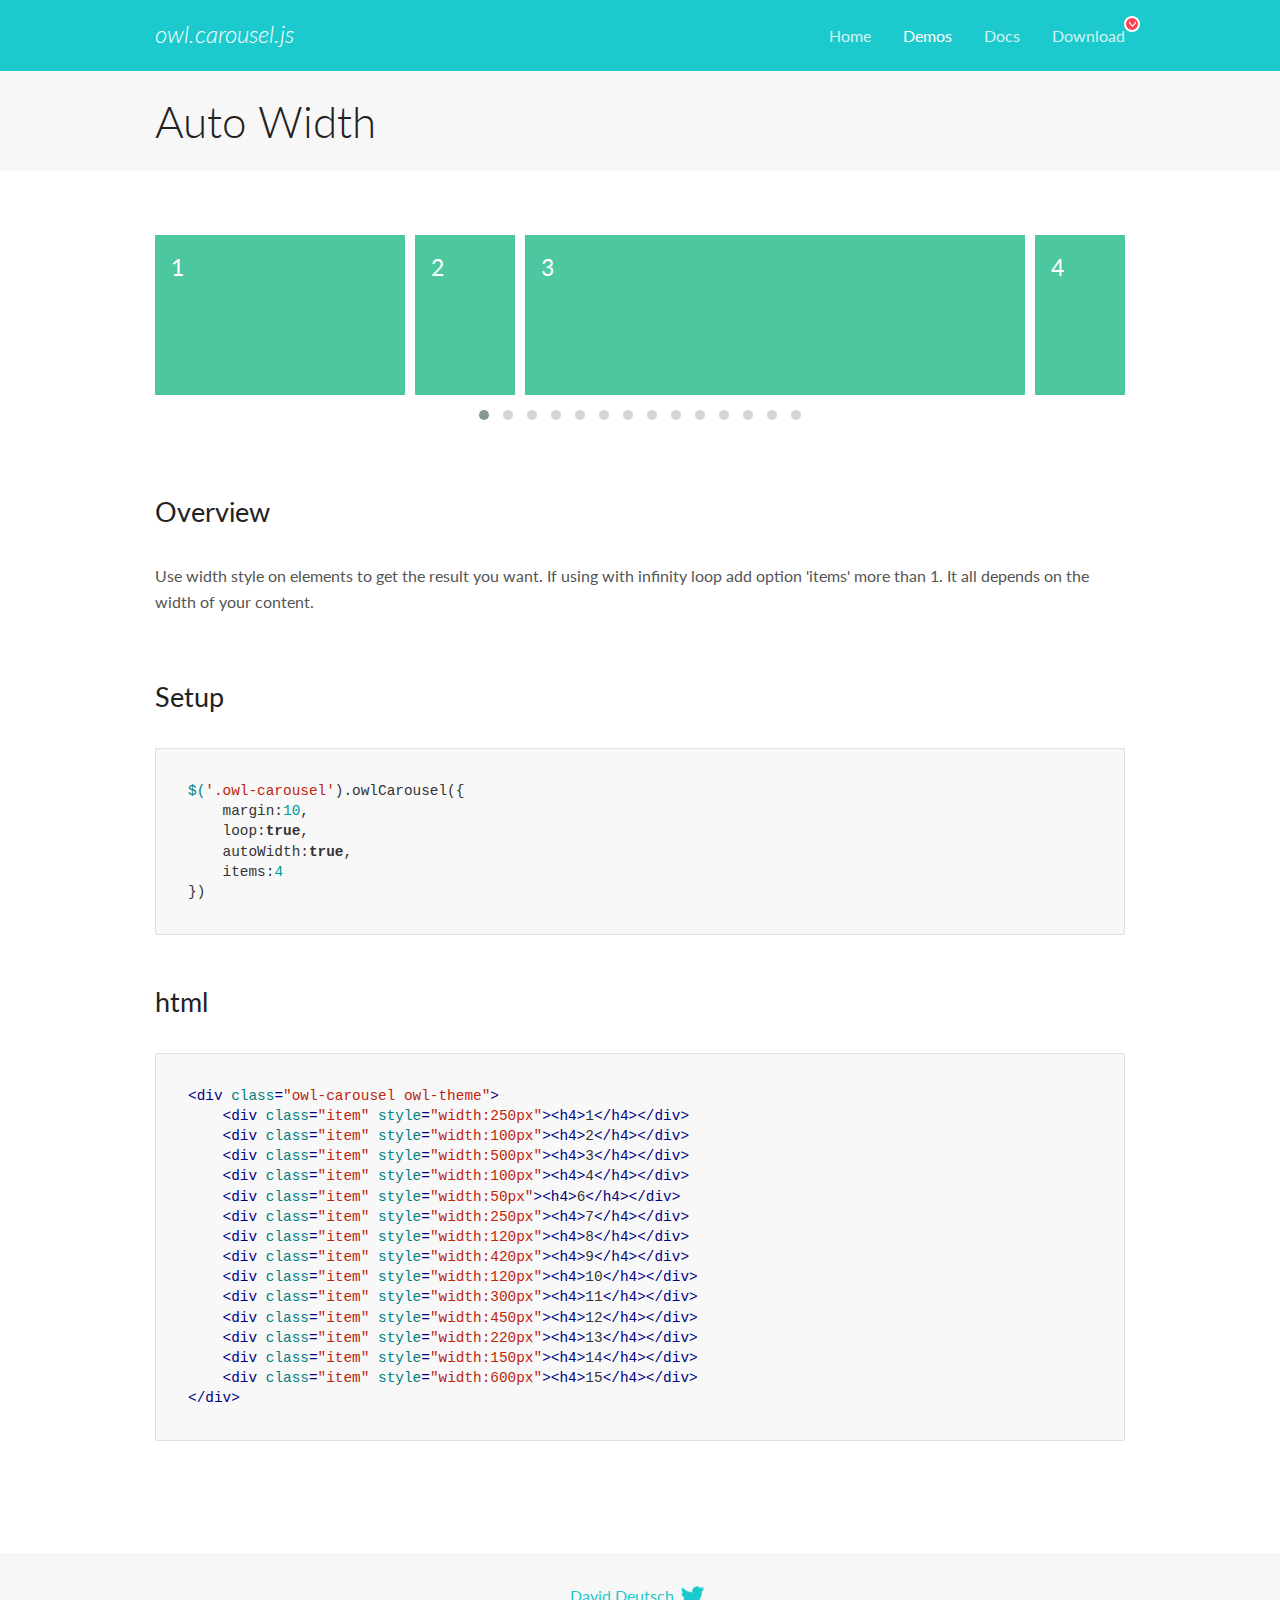
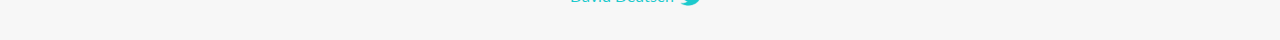
<file: NIOEH-UI/lib/OwlCarousel/docs/demos/autowidth.html>
<!DOCTYPE html>
<html lang="en">
  <head>

    <!-- head -->
    <meta charset="utf-8">
    <meta name="msapplication-tap-highlight" content="no" />
    <meta name="viewport" content="width=device-width, initial-scale=1.0" />
    <meta name="description" content="Auto Width">
    <meta name="author" content="David Deutsch">
    <title>
      Auto Width Demo | Owl Carousel | 2.3.4
    </title>

    <!-- Stylesheets -->
    <link href='https://fonts.googleapis.com/css?family=Lato:300,400,700,400italic,300italic' rel='stylesheet' type='text/css'>
    <link rel="stylesheet" href="../assets/css/docs.theme.min.css">

    <!-- Owl Stylesheets -->
    <link rel="stylesheet" href="../assets/owlcarousel/assets/owl.carousel.min.css">
    <link rel="stylesheet" href="../assets/owlcarousel/assets/owl.theme.default.min.css">

    <!-- HTML5 shim and Respond.js IE8 support of HTML5 elements and media queries -->

    <!--[if lt IE 9]>
      <script src="https://oss.maxcdn.com/libs/html5shiv/3.7.0/html5shiv.js"></script>
      <script src="https://oss.maxcdn.com/libs/respond.js/1.3.0/respond.min.js"></script>
    <![endif]-->

    <!-- Favicons -->
    <link rel="apple-touch-icon-precomposed" sizes="144x144" href="../assets/ico/apple-touch-icon-144-precomposed.png">
    <link rel="shortcut icon" href="../assets/ico/favicon.png">
    <link rel="shortcut icon" href="favicon.ico">

    <!-- Yeah i know js should not be in header. Its required for demos.-->

    <!-- javascript -->
    <script src="../assets/vendors/jquery.min.js"></script>
    <script src="../assets/owlcarousel/owl.carousel.js"></script>
  </head>
  <body>

    <!-- header -->
    <header class="header">
      <div class="row">
        <div class="large-12 columns">
          <div class="brand left">
            <h3>
              <a href="/OwlCarousel2/">owl.carousel.js</a> 
            </h3>
          </div>
          <a id="toggle-nav" class="right">
            <span></span> <span></span> <span></span> 
          </a> 
          <div class="nav-bar">
            <ul class="clearfix">
              <li> <a href="/OwlCarousel2/index.html">Home</a>  </li>
              <li class="active">
                <a href="/OwlCarousel2/demos/demos.html">Demos</a> 
              </li>
              <li> <a href="/OwlCarousel2/docs/started-welcome.html">Docs</a>  </li>
              <li>
                <a href="https://github.com/OwlCarousel2/OwlCarousel2/archive/2.3.4.zip">Download</a> 
                <span class="download"></span> 
              </li>
            </ul>
          </div>
        </div>
      </div>
    </header>

    <!-- title -->
    <section class="title">
      <div class="row">
        <div class="large-12 columns">
          <h1>Auto Width</h1>
        </div>
      </div>
    </section>

    <!--  Demos -->
    <section id="demos">
      <div class="row">
        <div class="large-12 columns">
          <div class="owl-carousel owl-theme">
            <div class="item" style="width:250px">
              <h4>1</h4>
            </div>
            <div class="item" style="width:100px">
              <h4>2</h4>
            </div>
            <div class="item" style="width:500px">
              <h4>3</h4>
            </div>
            <div class="item" style="width:100px">
              <h4>4</h4>
            </div>
            <div class="item" style="width:50px">
              <h4>6</h4>
            </div>
            <div class="item" style="width:250px">
              <h4>7</h4>
            </div>
            <div class="item" style="width:120px">
              <h4>8</h4>
            </div>
            <div class="item" style="width:420px">
              <h4>9</h4>
            </div>
            <div class="item" style="width:120px">
              <h4>10</h4>
            </div>
            <div class="item" style="width:300px">
              <h4>11</h4>
            </div>
            <div class="item" style="width:450px">
              <h4>12</h4>
            </div>
            <div class="item" style="width:220px">
              <h4>13</h4>
            </div>
            <div class="item" style="width:150px">
              <h4>14</h4>
            </div>
            <div class="item" style="width:600px">
              <h4>15</h4>
            </div>
          </div>
          <h3 id="overview">Overview</h3>
          <p>Use width style on elements to get the result you want. If using with infinity loop add option &#39;items&#39; more than 1. It all depends on the width of your content.</p>
          <h3 id="setup">Setup</h3>
          <pre><code>$(&#39;.owl-carousel&#39;).owlCarousel({
    margin:10,
    loop:true,
    autoWidth:true,
    items:4
})</code></pre>
          <h3 id="html">html</h3>
          <pre><code>&lt;div class=&quot;owl-carousel owl-theme&quot;&gt;
    &lt;div class=&quot;item&quot; style=&quot;width:250px&quot;&gt;&lt;h4&gt;1&lt;/h4&gt;&lt;/div&gt;
    &lt;div class=&quot;item&quot; style=&quot;width:100px&quot;&gt;&lt;h4&gt;2&lt;/h4&gt;&lt;/div&gt;
    &lt;div class=&quot;item&quot; style=&quot;width:500px&quot;&gt;&lt;h4&gt;3&lt;/h4&gt;&lt;/div&gt;
    &lt;div class=&quot;item&quot; style=&quot;width:100px&quot;&gt;&lt;h4&gt;4&lt;/h4&gt;&lt;/div&gt;
    &lt;div class=&quot;item&quot; style=&quot;width:50px&quot;&gt;&lt;h4&gt;6&lt;/h4&gt;&lt;/div&gt;
    &lt;div class=&quot;item&quot; style=&quot;width:250px&quot;&gt;&lt;h4&gt;7&lt;/h4&gt;&lt;/div&gt;
    &lt;div class=&quot;item&quot; style=&quot;width:120px&quot;&gt;&lt;h4&gt;8&lt;/h4&gt;&lt;/div&gt;
    &lt;div class=&quot;item&quot; style=&quot;width:420px&quot;&gt;&lt;h4&gt;9&lt;/h4&gt;&lt;/div&gt;
    &lt;div class=&quot;item&quot; style=&quot;width:120px&quot;&gt;&lt;h4&gt;10&lt;/h4&gt;&lt;/div&gt;
    &lt;div class=&quot;item&quot; style=&quot;width:300px&quot;&gt;&lt;h4&gt;11&lt;/h4&gt;&lt;/div&gt;
    &lt;div class=&quot;item&quot; style=&quot;width:450px&quot;&gt;&lt;h4&gt;12&lt;/h4&gt;&lt;/div&gt;
    &lt;div class=&quot;item&quot; style=&quot;width:220px&quot;&gt;&lt;h4&gt;13&lt;/h4&gt;&lt;/div&gt;
    &lt;div class=&quot;item&quot; style=&quot;width:150px&quot;&gt;&lt;h4&gt;14&lt;/h4&gt;&lt;/div&gt;
    &lt;div class=&quot;item&quot; style=&quot;width:600px&quot;&gt;&lt;h4&gt;15&lt;/h4&gt;&lt;/div&gt;
&lt;/div&gt;</code></pre>
          <script>
            $(document).ready(function() {
              $('.owl-carousel').owlCarousel({
                margin: 10,
                loop: true,
                autoWidth: true,
                items: 4
              })
            })
          </script>
        </div>
      </div>
    </section>

    <!-- footer -->
    <footer class="footer">
      <div class="row">
        <div class="large-12 columns">
          <h5>
            <a href="/OwlCarousel2/docs/support-contact.html">David Deutsch</a> 
            <a id="custom-tweet-button" href="https://twitter.com/share?url=https://github.com/OwlCarousel2/OwlCarousel2&text=Owl Carousel - This is so awesome! " target="_blank"></a> 
          </h5>
        </div>
      </div>
    </footer>

    <!-- vendors -->
    <script src="../assets/vendors/highlight.js"></script>
    <script src="../assets/js/app.js"></script>
  </body>
</html>
</file>
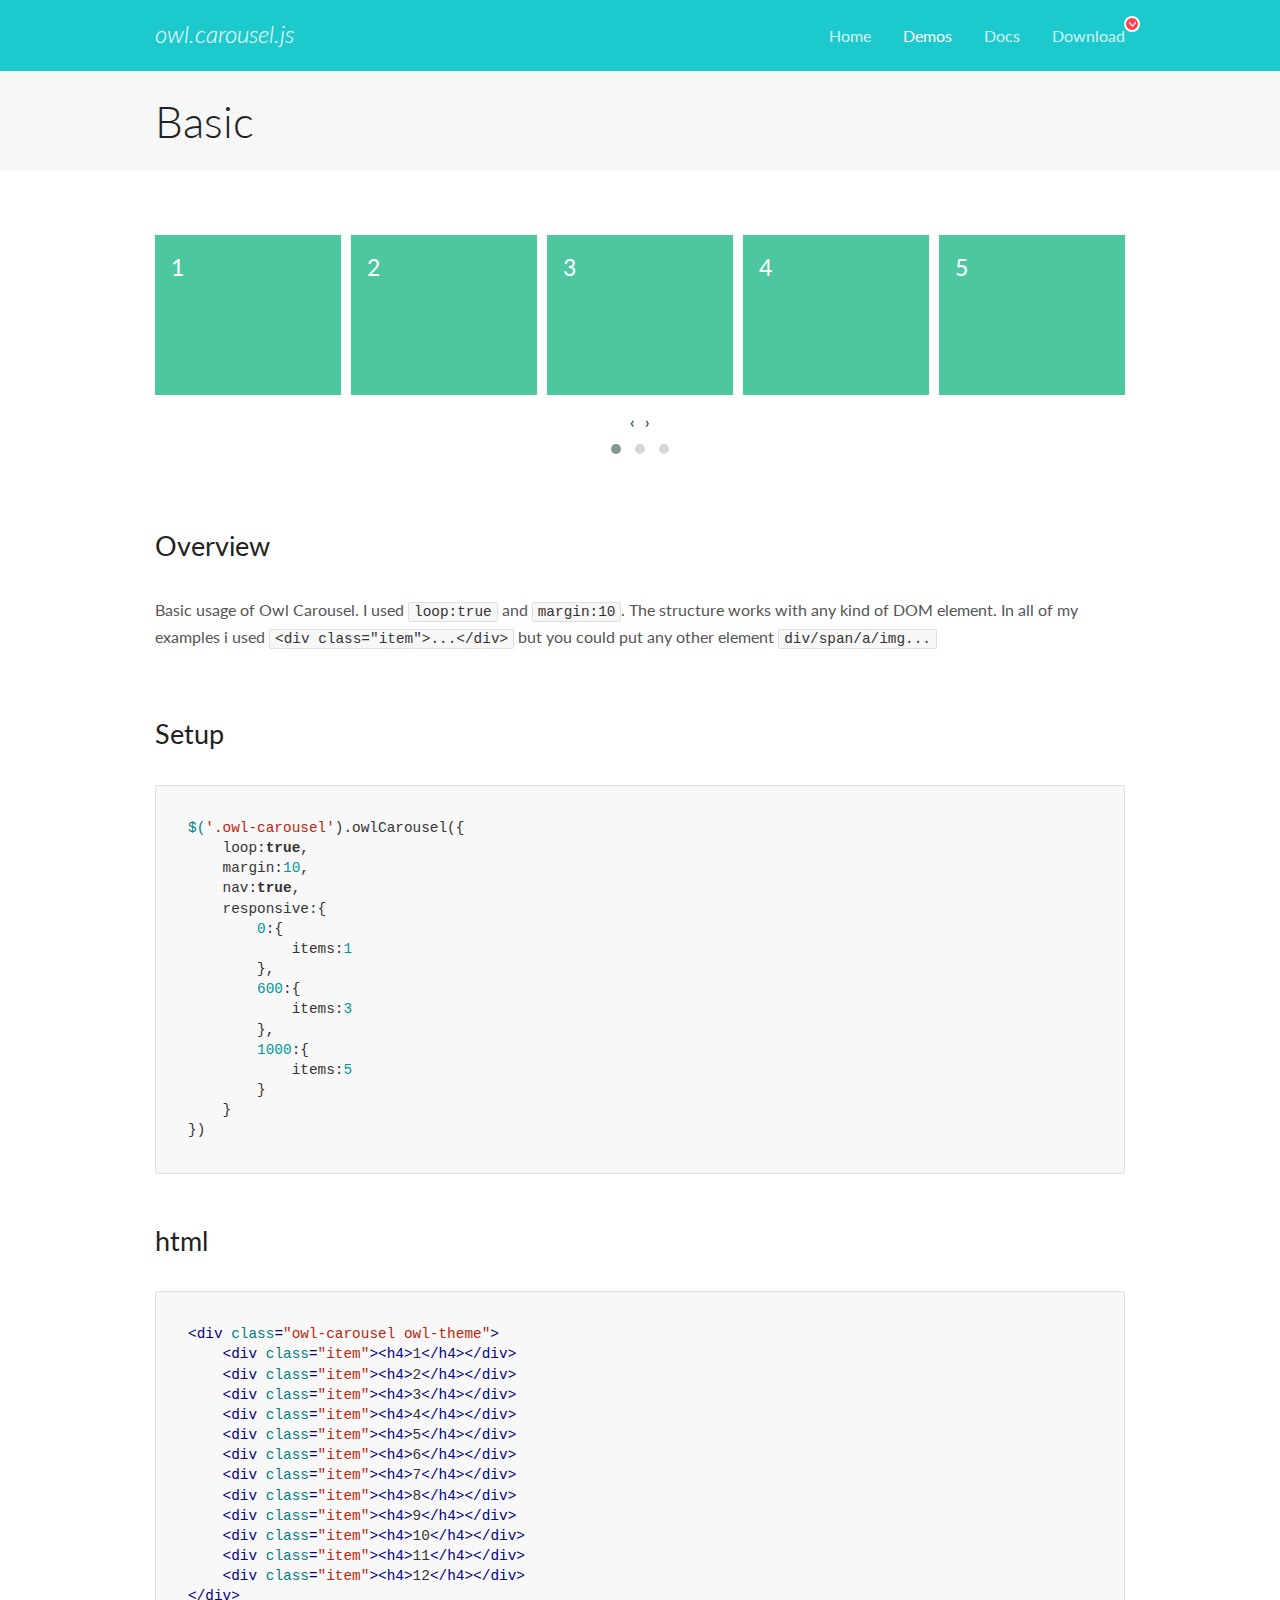
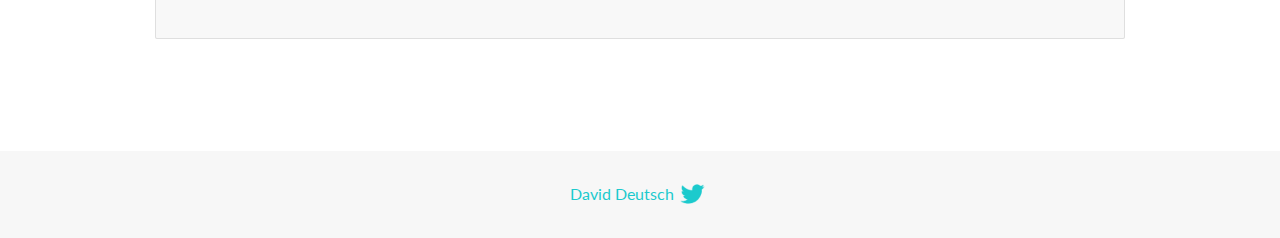
<file: NIOEH-UI/lib/OwlCarousel/docs/demos/basic.html>
<!DOCTYPE html>
<html lang="en">
  <head>

    <!-- head -->
    <meta charset="utf-8">
    <meta name="msapplication-tap-highlight" content="no" />
    <meta name="viewport" content="width=device-width, initial-scale=1.0" />
    <meta name="description" content="Basic usage demo">
    <meta name="author" content="David Deutsch">
    <title>
      Basic Demo | Owl Carousel | 2.3.4
    </title>

    <!-- Stylesheets -->
    <link href='https://fonts.googleapis.com/css?family=Lato:300,400,700,400italic,300italic' rel='stylesheet' type='text/css'>
    <link rel="stylesheet" href="../assets/css/docs.theme.min.css">

    <!-- Owl Stylesheets -->
    <link rel="stylesheet" href="../assets/owlcarousel/assets/owl.carousel.min.css">
    <link rel="stylesheet" href="../assets/owlcarousel/assets/owl.theme.default.min.css">

    <!-- HTML5 shim and Respond.js IE8 support of HTML5 elements and media queries -->

    <!--[if lt IE 9]>
      <script src="https://oss.maxcdn.com/libs/html5shiv/3.7.0/html5shiv.js"></script>
      <script src="https://oss.maxcdn.com/libs/respond.js/1.3.0/respond.min.js"></script>
    <![endif]-->

    <!-- Favicons -->
    <link rel="apple-touch-icon-precomposed" sizes="144x144" href="../assets/ico/apple-touch-icon-144-precomposed.png">
    <link rel="shortcut icon" href="../assets/ico/favicon.png">
    <link rel="shortcut icon" href="favicon.ico">

    <!-- Yeah i know js should not be in header. Its required for demos.-->

    <!-- javascript -->
    <script src="../assets/vendors/jquery.min.js"></script>
    <script src="../assets/owlcarousel/owl.carousel.js"></script>
  </head>
  <body>

    <!-- header -->
    <header class="header">
      <div class="row">
        <div class="large-12 columns">
          <div class="brand left">
            <h3>
              <a href="/OwlCarousel2/">owl.carousel.js</a> 
            </h3>
          </div>
          <a id="toggle-nav" class="right">
            <span></span> <span></span> <span></span> 
          </a> 
          <div class="nav-bar">
            <ul class="clearfix">
              <li> <a href="/OwlCarousel2/index.html">Home</a>  </li>
              <li class="active">
                <a href="/OwlCarousel2/demos/demos.html">Demos</a> 
              </li>
              <li> <a href="/OwlCarousel2/docs/started-welcome.html">Docs</a>  </li>
              <li>
                <a href="https://github.com/OwlCarousel2/OwlCarousel2/archive/2.3.4.zip">Download</a> 
                <span class="download"></span> 
              </li>
            </ul>
          </div>
        </div>
      </div>
    </header>

    <!-- title -->
    <section class="title">
      <div class="row">
        <div class="large-12 columns">
          <h1>Basic</h1>
        </div>
      </div>
    </section>

    <!--  Demos -->
    <section id="demos">
      <div class="row">
        <div class="large-12 columns">
          <div class="owl-carousel owl-theme">
            <div class="item">
              <h4>1</h4>
            </div>
            <div class="item">
              <h4>2</h4>
            </div>
            <div class="item">
              <h4>3</h4>
            </div>
            <div class="item">
              <h4>4</h4>
            </div>
            <div class="item">
              <h4>5</h4>
            </div>
            <div class="item">
              <h4>6</h4>
            </div>
            <div class="item">
              <h4>7</h4>
            </div>
            <div class="item">
              <h4>8</h4>
            </div>
            <div class="item">
              <h4>9</h4>
            </div>
            <div class="item">
              <h4>10</h4>
            </div>
            <div class="item">
              <h4>11</h4>
            </div>
            <div class="item">
              <h4>12</h4>
            </div>
          </div>
          <h3 id="overview">Overview</h3>
          <p>Basic usage of Owl Carousel. I used <code>loop:true</code> and <code>margin:10</code>. The structure works with any kind of DOM element. In all of my examples i used <code>&lt;div class=&quot;item&quot;&gt;...&lt;/div&gt;</code> but you could
            put any other element <code>div/span/a/img...</code></p>
          <h3 id="setup">Setup</h3>
          <pre><code>$(&#39;.owl-carousel&#39;).owlCarousel({
    loop:true,
    margin:10,
    nav:true,
    responsive:{
        0:{
            items:1
        },
        600:{
            items:3
        },
        1000:{
            items:5
        }
    }
})</code></pre>
          <h3 id="html">html</h3>
          <pre><code>&lt;div class=&quot;owl-carousel owl-theme&quot;&gt;
    &lt;div class=&quot;item&quot;&gt;&lt;h4&gt;1&lt;/h4&gt;&lt;/div&gt;
    &lt;div class=&quot;item&quot;&gt;&lt;h4&gt;2&lt;/h4&gt;&lt;/div&gt;
    &lt;div class=&quot;item&quot;&gt;&lt;h4&gt;3&lt;/h4&gt;&lt;/div&gt;
    &lt;div class=&quot;item&quot;&gt;&lt;h4&gt;4&lt;/h4&gt;&lt;/div&gt;
    &lt;div class=&quot;item&quot;&gt;&lt;h4&gt;5&lt;/h4&gt;&lt;/div&gt;
    &lt;div class=&quot;item&quot;&gt;&lt;h4&gt;6&lt;/h4&gt;&lt;/div&gt;
    &lt;div class=&quot;item&quot;&gt;&lt;h4&gt;7&lt;/h4&gt;&lt;/div&gt;
    &lt;div class=&quot;item&quot;&gt;&lt;h4&gt;8&lt;/h4&gt;&lt;/div&gt;
    &lt;div class=&quot;item&quot;&gt;&lt;h4&gt;9&lt;/h4&gt;&lt;/div&gt;
    &lt;div class=&quot;item&quot;&gt;&lt;h4&gt;10&lt;/h4&gt;&lt;/div&gt;
    &lt;div class=&quot;item&quot;&gt;&lt;h4&gt;11&lt;/h4&gt;&lt;/div&gt;
    &lt;div class=&quot;item&quot;&gt;&lt;h4&gt;12&lt;/h4&gt;&lt;/div&gt;
&lt;/div&gt;</code></pre>
          <script>
            $(document).ready(function() {
              var owl = $('.owl-carousel');
              owl.owlCarousel({
                margin: 10,
                nav: true,
                loop: true,
                responsive: {
                  0: {
                    items: 1
                  },
                  600: {
                    items: 3
                  },
                  1000: {
                    items: 5
                  }
                }
              })
            })
          </script>
        </div>
      </div>
    </section>

    <!-- footer -->
    <footer class="footer">
      <div class="row">
        <div class="large-12 columns">
          <h5>
            <a href="/OwlCarousel2/docs/support-contact.html">David Deutsch</a> 
            <a id="custom-tweet-button" href="https://twitter.com/share?url=https://github.com/OwlCarousel2/OwlCarousel2&text=Owl Carousel - This is so awesome! " target="_blank"></a> 
          </h5>
        </div>
      </div>
    </footer>

    <!-- vendors -->
    <script src="../assets/vendors/highlight.js"></script>
    <script src="../assets/js/app.js"></script>
  </body>
</html>
</file>
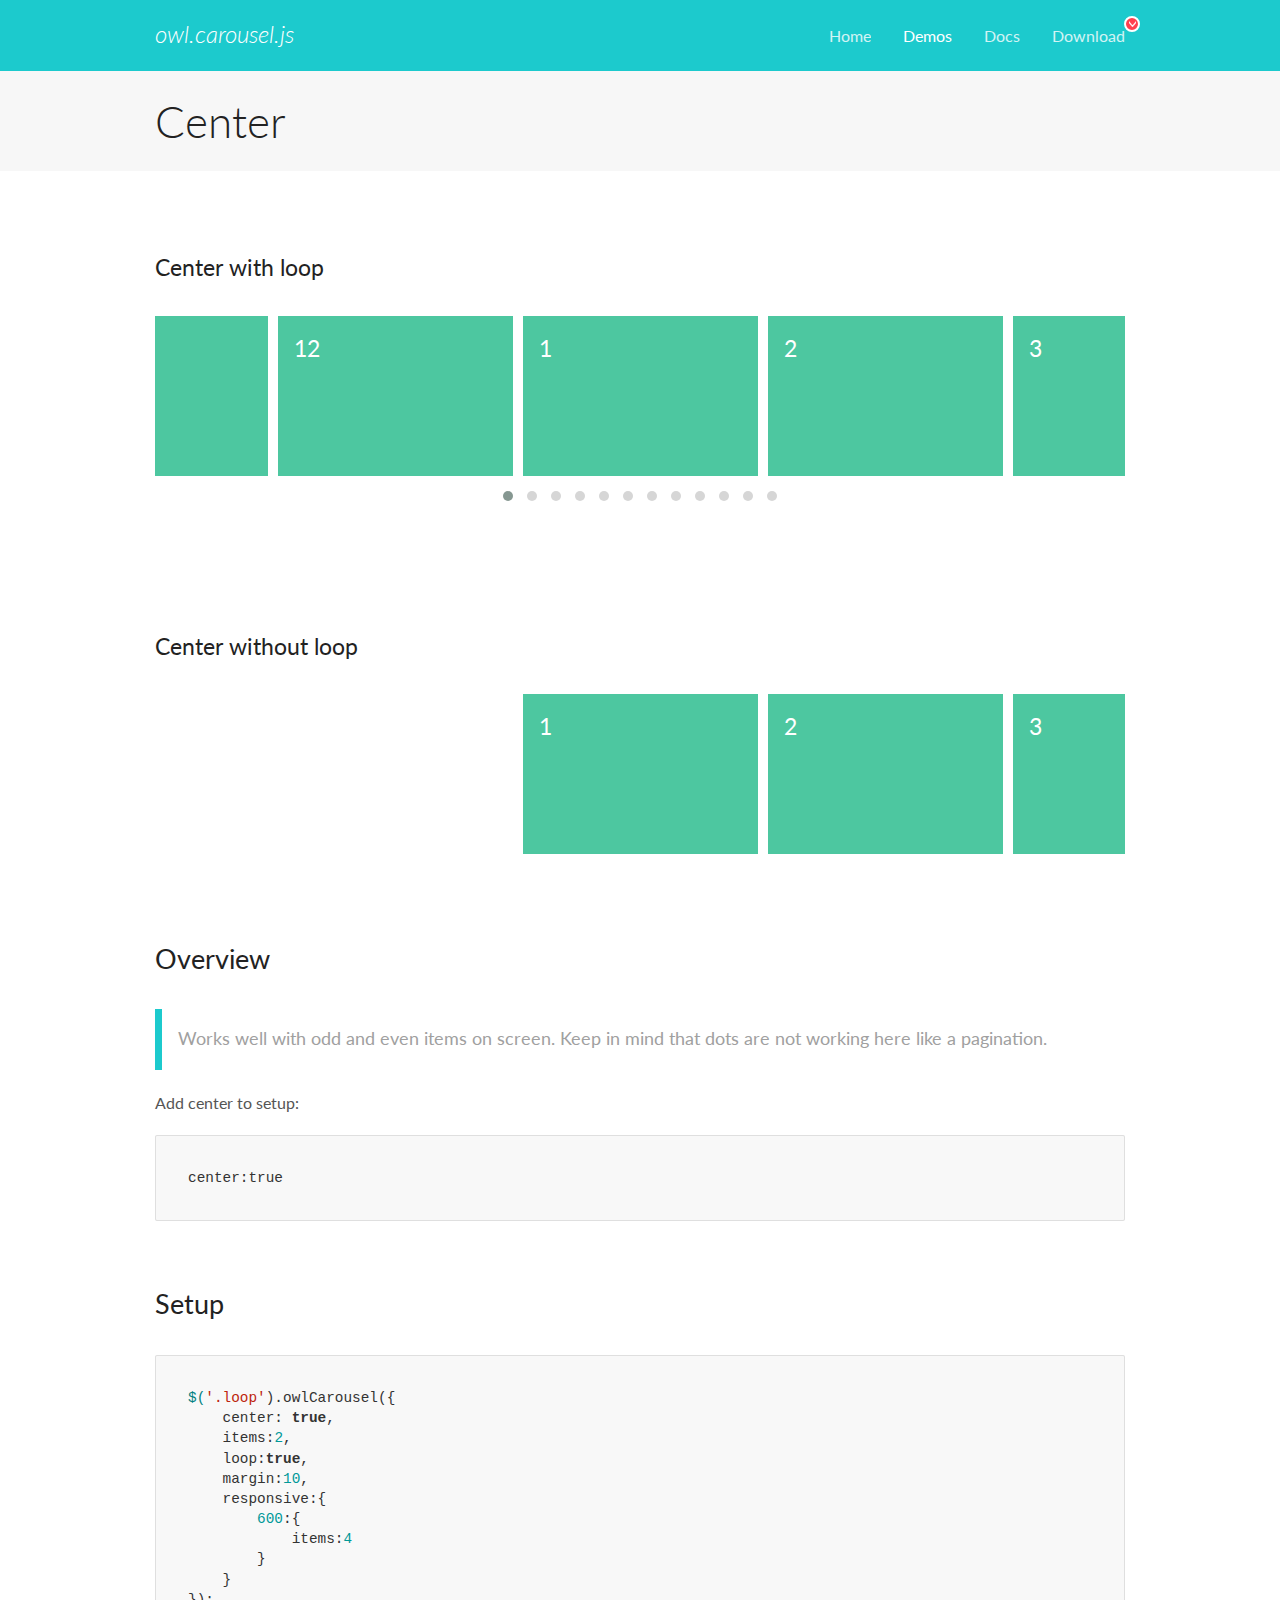
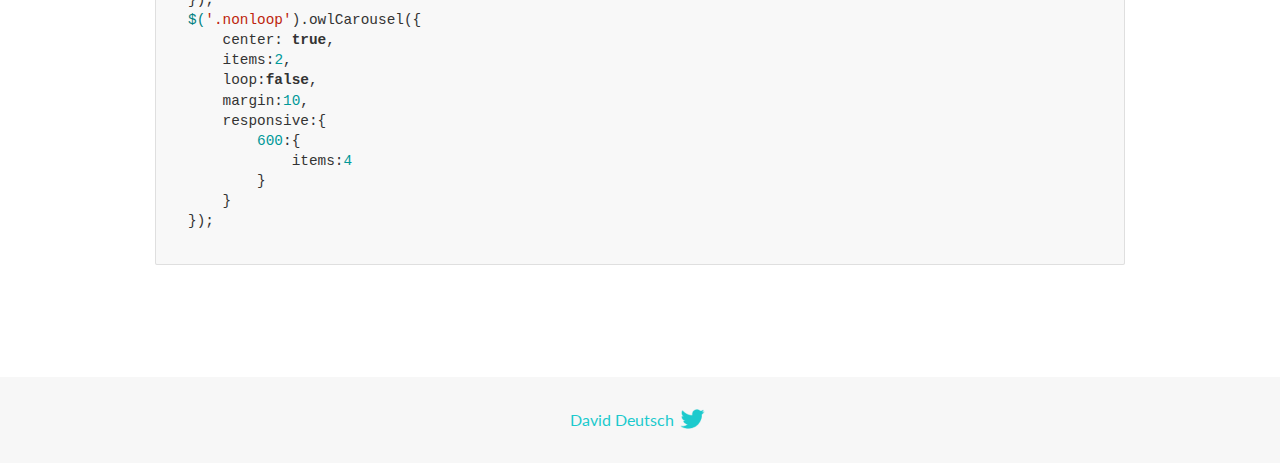
<file: NIOEH-UI/lib/OwlCarousel/docs/demos/center.html>
<!DOCTYPE html>
<html lang="en">
  <head>

    <!-- head -->
    <meta charset="utf-8">
    <meta name="msapplication-tap-highlight" content="no" />
    <meta name="viewport" content="width=device-width, initial-scale=1.0" />
    <meta name="description" content="Center carousel">
    <meta name="author" content="David Deutsch">
    <title>
      Center Demo | Owl Carousel | 2.3.4
    </title>

    <!-- Stylesheets -->
    <link href='https://fonts.googleapis.com/css?family=Lato:300,400,700,400italic,300italic' rel='stylesheet' type='text/css'>
    <link rel="stylesheet" href="../assets/css/docs.theme.min.css">

    <!-- Owl Stylesheets -->
    <link rel="stylesheet" href="../assets/owlcarousel/assets/owl.carousel.min.css">
    <link rel="stylesheet" href="../assets/owlcarousel/assets/owl.theme.default.min.css">

    <!-- HTML5 shim and Respond.js IE8 support of HTML5 elements and media queries -->

    <!--[if lt IE 9]>
      <script src="https://oss.maxcdn.com/libs/html5shiv/3.7.0/html5shiv.js"></script>
      <script src="https://oss.maxcdn.com/libs/respond.js/1.3.0/respond.min.js"></script>
    <![endif]-->

    <!-- Favicons -->
    <link rel="apple-touch-icon-precomposed" sizes="144x144" href="../assets/ico/apple-touch-icon-144-precomposed.png">
    <link rel="shortcut icon" href="../assets/ico/favicon.png">
    <link rel="shortcut icon" href="favicon.ico">

    <!-- Yeah i know js should not be in header. Its required for demos.-->

    <!-- javascript -->
    <script src="../assets/vendors/jquery.min.js"></script>
    <script src="../assets/owlcarousel/owl.carousel.js"></script>
  </head>
  <body>

    <!-- header -->
    <header class="header">
      <div class="row">
        <div class="large-12 columns">
          <div class="brand left">
            <h3>
              <a href="/OwlCarousel2/">owl.carousel.js</a> 
            </h3>
          </div>
          <a id="toggle-nav" class="right">
            <span></span> <span></span> <span></span> 
          </a> 
          <div class="nav-bar">
            <ul class="clearfix">
              <li> <a href="/OwlCarousel2/index.html">Home</a>  </li>
              <li class="active">
                <a href="/OwlCarousel2/demos/demos.html">Demos</a> 
              </li>
              <li> <a href="/OwlCarousel2/docs/started-welcome.html">Docs</a>  </li>
              <li>
                <a href="https://github.com/OwlCarousel2/OwlCarousel2/archive/2.3.4.zip">Download</a> 
                <span class="download"></span> 
              </li>
            </ul>
          </div>
        </div>
      </div>
    </header>

    <!-- title -->
    <section class="title">
      <div class="row">
        <div class="large-12 columns">
          <h1>Center</h1>
        </div>
      </div>
    </section>

    <!--  Demos -->
    <section id="demos">
      <div class="row">
        <div class="large-12 columns">
          <h4 id="center-with-loop">Center with loop</h4>
          <div class="loop owl-carousel owl-theme">
            <div class="item">
              <h4>1</h4>
            </div>
            <div class="item">
              <h4>2</h4>
            </div>
            <div class="item">
              <h4>3</h4>
            </div>
            <div class="item">
              <h4>4</h4>
            </div>
            <div class="item">
              <h4>5</h4>
            </div>
            <div class="item">
              <h4>6</h4>
            </div>
            <div class="item">
              <h4>7</h4>
            </div>
            <div class="item">
              <h4>8</h4>
            </div>
            <div class="item">
              <h4>9</h4>
            </div>
            <div class="item">
              <h4>10</h4>
            </div>
            <div class="item">
              <h4>11</h4>
            </div>
            <div class="item">
              <h4>12</h4>
            </div>
          </div>
          <br>
          <h4 id="center-without-loop">Center without loop</h4>
          <div class="nonloop owl-carousel">
            <div class="item">
              <h4>1</h4>
            </div>
            <div class="item">
              <h4>2</h4>
            </div>
            <div class="item">
              <h4>3</h4>
            </div>
            <div class="item">
              <h4>4</h4>
            </div>
            <div class="item">
              <h4>5</h4>
            </div>
            <div class="item">
              <h4>6</h4>
            </div>
            <div class="item">
              <h4>7</h4>
            </div>
            <div class="item">
              <h4>8</h4>
            </div>
            <div class="item">
              <h4>9</h4>
            </div>
            <div class="item">
              <h4>10</h4>
            </div>
            <div class="item">
              <h4>11</h4>
            </div>
            <div class="item">
              <h4>12</h4>
            </div>
          </div>
          <h3 id="overview">Overview</h3>
          <blockquote>
            <p>Works well with odd and even items on screen. Keep in mind that dots are not working here like a pagination.</p>
          </blockquote>
          <p>Add center to setup:</p>
          <pre><code>center:true</code></pre>
          <h3 id="setup">Setup</h3>
          <pre><code>$(&#39;.loop&#39;).owlCarousel({
    center: true,
    items:2,
    loop:true,
    margin:10,
    responsive:{
        600:{
            items:4
        }
    }
});
$(&#39;.nonloop&#39;).owlCarousel({
    center: true,
    items:2,
    loop:false,
    margin:10,
    responsive:{
        600:{
            items:4
        }
    }
});</code></pre>
          <script>
            jQuery(document).ready(function($) {
              $('.loop').owlCarousel({
                center: true,
                items: 2,
                loop: true,
                margin: 10,
                responsive: {
                  600: {
                    items: 4
                  }
                }
              });
              $('.nonloop').owlCarousel({
                center: true,
                items: 2,
                loop: false,
                margin: 10,
                responsive: {
                  600: {
                    items: 4
                  }
                }
              });
            });
          </script>
        </div>
      </div>
    </section>

    <!-- footer -->
    <footer class="footer">
      <div class="row">
        <div class="large-12 columns">
          <h5>
            <a href="/OwlCarousel2/docs/support-contact.html">David Deutsch</a> 
            <a id="custom-tweet-button" href="https://twitter.com/share?url=https://github.com/OwlCarousel2/OwlCarousel2&text=Owl Carousel - This is so awesome! " target="_blank"></a> 
          </h5>
        </div>
      </div>
    </footer>

    <!-- vendors -->
    <script src="../assets/vendors/highlight.js"></script>
    <script src="../assets/js/app.js"></script>
  </body>
</html>
</file>
